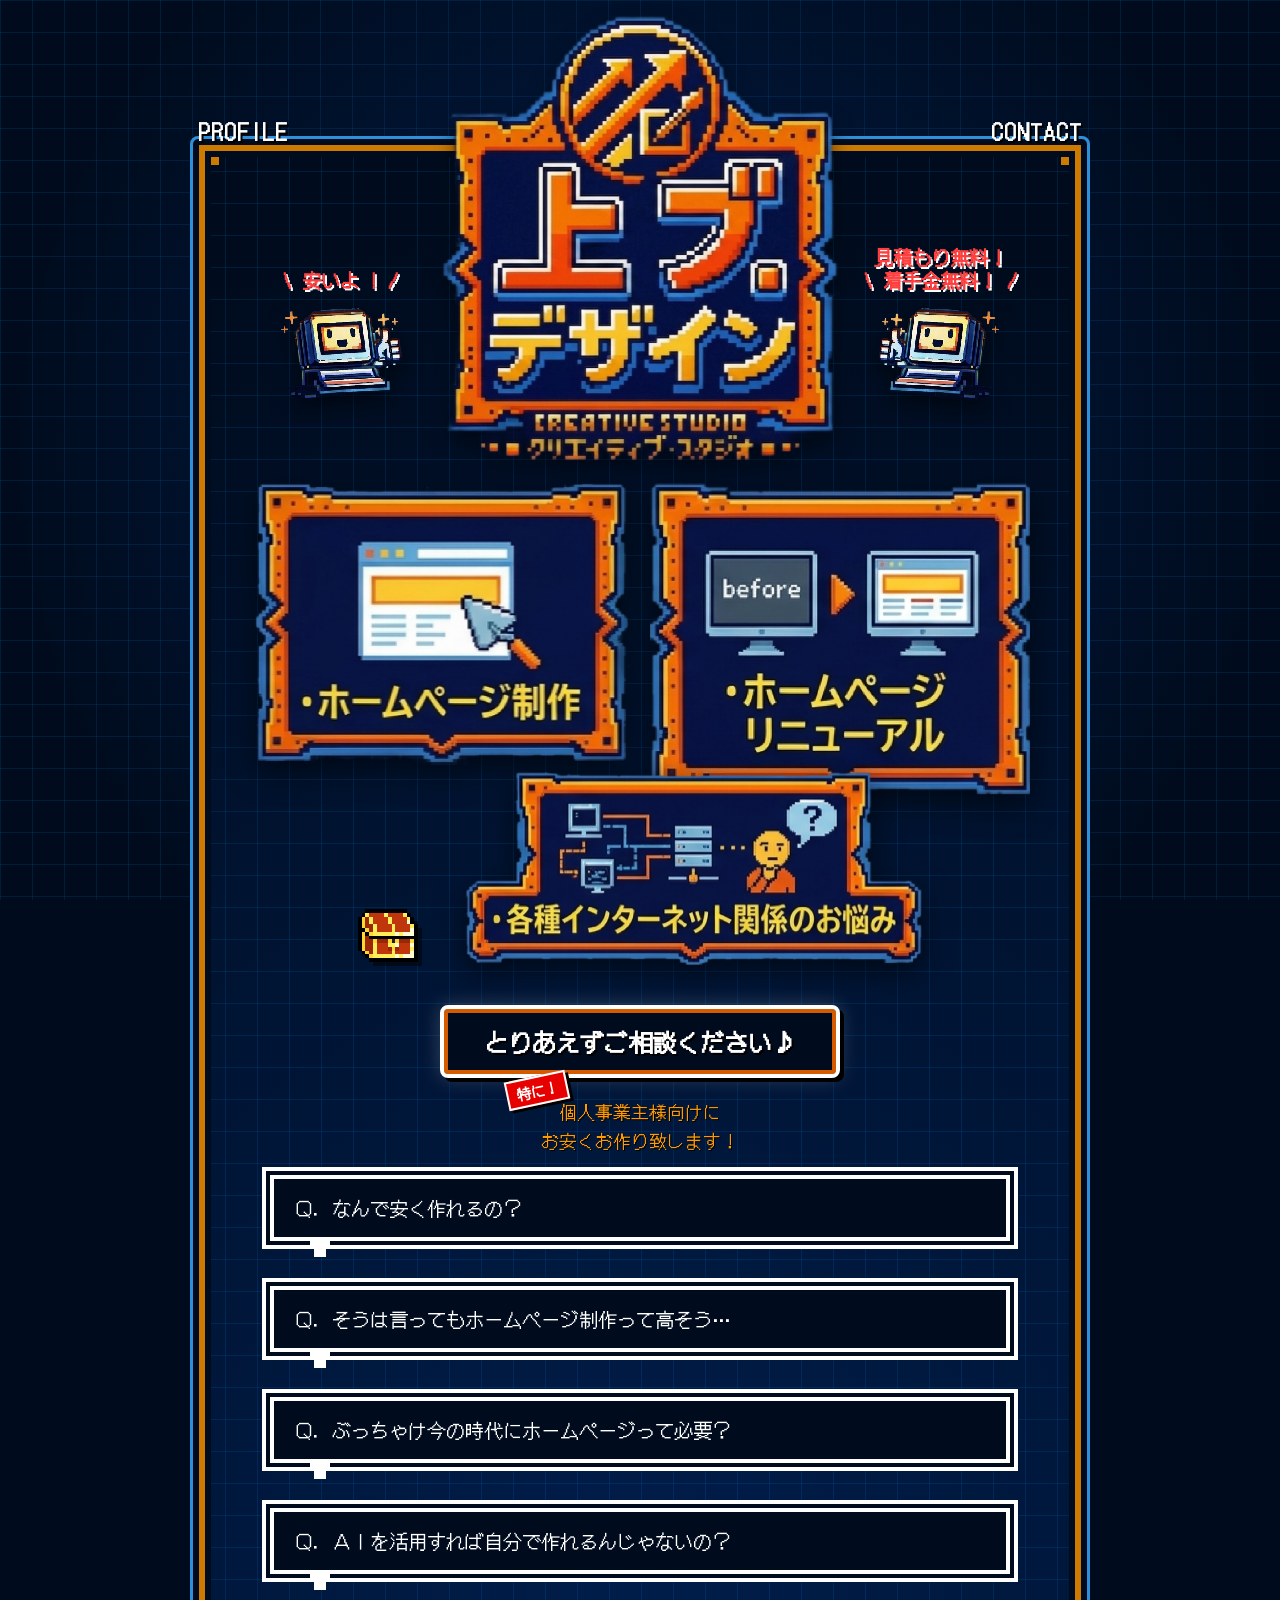
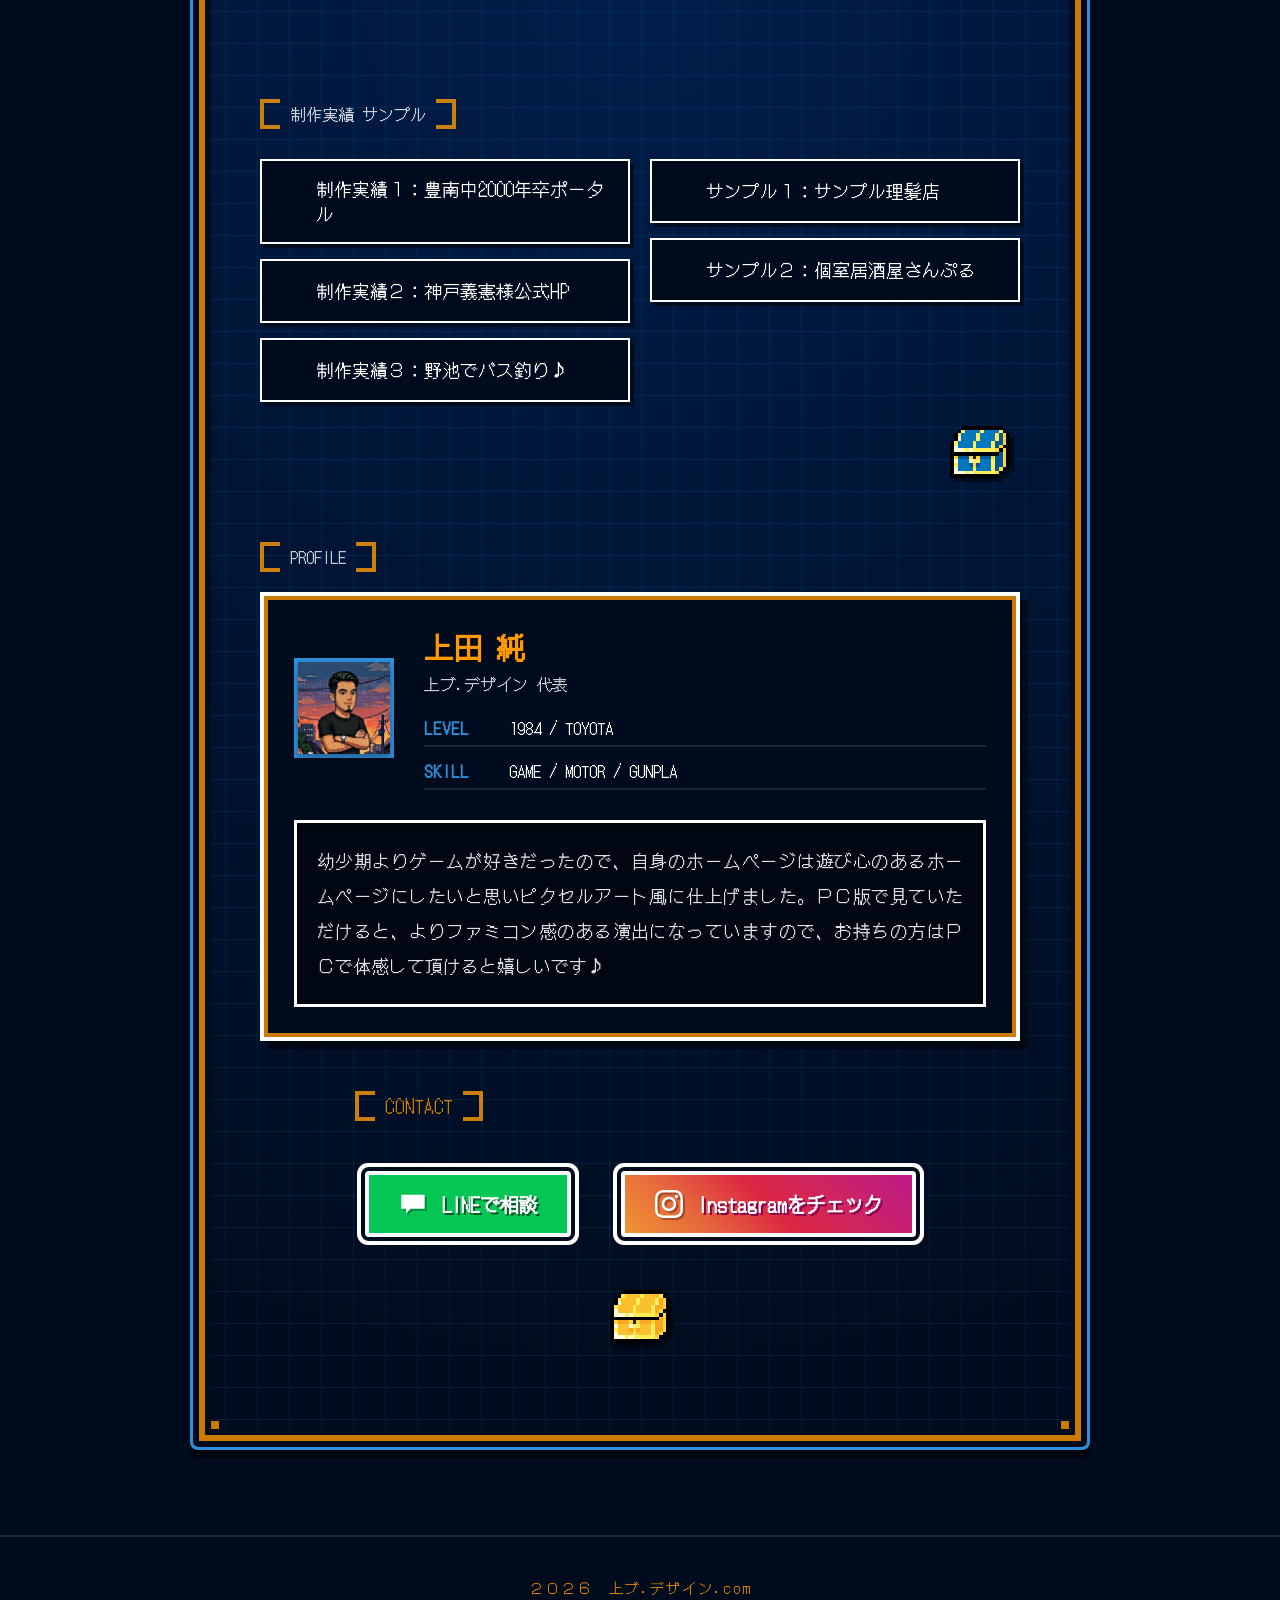
<file: index.html>
<!DOCTYPE html>
<html lang="ja">

<head>
    <meta charset="UTF-8">
    <meta name="viewport" content="width=device-width, initial-scale=1.0">
    <title>上ブ.デザイン | CREATIVE STUDIO</title>
    <meta name="description" content="遊び心のあるホームページ作りませんか♪愛知県豊田市でホームページ制作を手掛ける「上ブ.デザイン」の公式サイト！">

    <!-- Google Fonts: DotGothic16 for pixel look -->
    <link rel="preconnect" href="https://fonts.googleapis.com">
    <link rel="preconnect" href="https://fonts.gstatic.com" crossorigin>
    <link href="https://fonts.googleapis.com/css2?family=DotGothic16&display=swap" rel="stylesheet">

    <link rel="stylesheet" href="style.css">
</head>

<body class="pixel-theme">
    <div class="bg-lighting"></div>
    <div class="bg-grid-layer"></div>

    <main class="app-container">
        <div class="adventure-log-frame">
            <!-- Frame Navigation -->
            <nav class="frame-nav">
                <a href="#profile" class="nav-link">PROFILE</a>
                <a href="#contact" class="nav-link">CONTACT</a>
            </nav>

            <!-- Logo Area -->
            <div class="logo-area">
                <div class="logo-side-image left-img">
                    <div class="blinking-tag">\ 安いよ ! /</div>
                    <img src="assets/side_image_left.png" alt="Decoration Left">
                </div>
                <div class="logo-wrapper">
                    <div class="pixel-star star-1"></div>
                    <div class="pixel-star star-2"></div>
                    <div class="pixel-star star-3"></div>
                    <img src="assets/logo_new.png" alt="上ブ.デザイン CREATIVE STUDIO" class="main-logo">
                </div>
                <div class="logo-side-image right-img">
                    <div class="blinking-tag">見積もり無料！<br>\ 着手金無料！ /</div>
                    <img src="assets/side_image_right.png" alt="Decoration Right">
                </div>
            </div>

            <!-- Menu Layout -->
            <div class="menu-layout">
                <!-- Website Creation Section -->
                <a href="#portfolio" class="pixel-panel panel-left animation-float-delayed">
                    <img src="assets/panel_creation.png" alt="ホームページ制作" class="panel-image">
                </a>

                <!-- Website Renewal Section -->
                <a href="#renewal" class="pixel-panel panel-right animation-float">
                    <img src="assets/panel_renewal.png" alt="ホームページリニューアル" class="panel-image">
                </a>

                <!-- Consultation Section & Chest 1 -->
                <div class="panel-center-wrapper">
                    <div class="chest-wrapper face-right" style="margin-right: 30px;">
                        <div class="chest chest-1 img-chest" data-type="normal">
                            <img src="assets/treasure_red_gold.png" alt="宝箱" class="chest-img closed-img">
                            <img src="assets/treasure_red_gold_open.png" alt="開いた宝箱" class="chest-img open-img"
                                style="display: none;">
                        </div>
                    </div>
                    <a href="#consultation" class="pixel-panel panel-center animation-float-delayed2">
                        <img src="assets/panel_consultation.png" alt="各種インターネット関係のお悩み" class="panel-image">
                    </a>
                </div>
            </div>

            <!-- CTA Button -->
            <div class="cta-area">
                <a href="#contact" class="pixel-btn">とりあえずご相談ください♪</a>

                <!-- Emphasis Subtext Area -->
                <div class="cta-subtext-container">
                    <span class="emphasis-tag">特に！</span>
                    <p class="cta-subtext">個人事業主様向けに<br>お安くお作り致します！</p>
                </div>
            </div>

            <!-- Q&A Section (RPG Speech Bubble Style) -->
            <div class="qa-section">
                <div class="qa-item">
                    <div class="pixel-speech-bubble qa-question">
                        Ｑ．なんで安く作れるの？
                    </div>
                    <div class="qa-answer">
                        Ａ．理由はいくつかありますが、まず従業員を持たずひとりでやっているからです！通常ホームページの制作にはホームページ全体の雰囲気をお客様と話し合いどんなものにするかを決めていくＷＥＢディレクター、ホームページの様々なデザインを描くＷＥＢデザイナー、掲載写真を撮影する撮影スタッフ、それらをプログラミング言語（コード）に置き換えて実装していくコーダーなどなど沢山の人で分業しているのですが、当社ではそれをひとりでやっています。
                        <br>
                        なので、大手制作会社様よりはお時間を頂く事になる可能性もありますのでそういった所もお安くできる理由です。
                        <br>
                        現在ホームページをお持ちの方でも維持費が高くてお悩みの方はぜひご相談ください！
                    </div>
                </div>

                <div class="qa-item">
                    <div class="pixel-speech-bubble qa-question">
                        Ｑ．そうは言ってもホームページ制作って高そう…
                    </div>
                    <div class="qa-answer">
                        Ａ．作る内容によって相場はピンキリですが当社は見積無料！着手金無料！
                        <br><br>
                        簡単な案内と問い合わせのリンクを載せるだけのいわゆるＬＰ（ランディングページ）の制作で一般的に制作費５～１０万円、それに加えて維持管理費が月額５千～１万円。中には買い切りで制作している所もあります。
                        <br>
                        お知らせや更新機能が備わっていたりエフェクトを活用した高機能なホームページになると制作費数十万～数百万円、維持管理費が月額数万円という事もあります。
                        <br><br>
                        当社では個人事業主の皆様の様々なニーズに合わせて月額２２００円からの格安料金であったり、買い切りプランでの制作も承っております！
                    </div>
                </div>

                <div class="qa-item">
                    <div class="pixel-speech-bubble qa-question">
                        Ｑ．ぶっちゃけ今の時代にホームページって必要？
                    </div>
                    <div class="qa-answer">
                        Ａ．固定の店舗は絶対あった方が良い！<br><br>業種によってはＳＮＳの方が向いている場合もありますが「本質的にやる事が決まっている業種」や「お客様に関わるので撮影が難しい業種」の場合ＳＮＳに頻繁にアップする事が出来ないため、更新の少ない寂しいＳＮＳとなってしまい逆効果になることも・・・
                        <br><br>
                        そんな場合には、ちゃんとしたホームページを掲げておくとユーザーに伝わりやすいので大いに「必要」と言えます。なにより現代における名刺代わりだと思って頂けるとわかりやすいと思います。
                    </div>
                </div>

                <div class="qa-item">
                    <div class="pixel-speech-bubble qa-question">
                        Ｑ．ＡＩを活用すれば自分で作れるんじゃないの？
                    </div>
                    <div class="qa-answer">
                        Ａ．はい。作れます！当社もＡＩをうまく活用して運営してます！
                        <br><br>
                        しかし…いざ作って実装しＷＥＢに上げるとなると、商用利用の場合は月額で「レンタルサーバー費用」や年額で「ドメインの取得費用」などが掛かってきます。なので誰かに頼んでも、自分で作っても「費用は掛かる」という事は知っておいて頂きたいです。
                        <br><br>
                        ちなみに、経費を抑えたい方は完全無料で使える「ホームページビルダー」というものを利用して自分で制作することができますので、一度チャレンジしてみるのもいいかもしれませんね！
                        <br><br>
                        当社では、ホームページビルダーで作ったものをベースにしたリニューアルも承っておりますのでお気軽にご相談ください♪
                    </div>
                </div>
            </div>

            <!-- Portfolio Section -->
            <section class="portfolio-section" id="portfolio" style="position: relative;">
                <div class="bracket-text section-title">
                    <span class="bracket"></span>
                    <p>制作実績 サンプル</p>
                    <span class="bracket"></span>
                </div>
                <div class="portfolio-list">
                    <div class="portfolio-column">
                        <div class="portfolio-card">
                            <div class="portfolio-card-header">
                                <span class="card-arrow">▶</span>
                                <span class="card-title">制作実績１：豊南中2000年卒ポータル</span>
                            </div>
                            <div class="portfolio-card-body">
                                <div class="portfolio-card-desc">
                                    「自営の友人や先生をやっている友人の為に何かできる事ないかなぁ」と思い制作しました。サイトの構成としては、データベースを立てて読み込んでいるため最初に数秒の読み込み時間が発生しますが、その後はスムーズに利用できる上にスマホでの更新も可能。
                                </div>
                                <div class="portfolio-card-link">
                                    <a href="https://hounan2000.ueb-design.com/" target="_blank"
                                        class="pixel-btn-small">サイトを見る</a>
                                </div>
                            </div>
                        </div>
                        <div class="portfolio-card">
                            <div class="portfolio-card-header">
                                <span class="card-arrow">▶</span>
                                <span class="card-title">制作実績２：神戸義憲様公式HP</span>
                            </div>
                            <div class="portfolio-card-body">
                                <div class="portfolio-card-desc">
                                    我が先生「神戸義憲様」のオフィシャルサイトを制作しました。先生の魅力が伝わるように落ち着きのあるデザインにしました。尚、使われている写真素材はすべて当方で撮影したものです。
                                </div>
                                <div class="portfolio-card-link">
                                    <a href="https://yoshinorikanbe.ueb-design.com/" target="_blank"
                                        class="pixel-btn-small">サイトを見る</a>
                                </div>
                            </div>
                        </div>
                        <div class="portfolio-card">
                            <div class="portfolio-card-header">
                                <span class="card-arrow">▶</span>
                                <span class="card-title">制作実績３：野池でバス釣り♪</span>
                            </div>
                            <div class="portfolio-card-body">
                                <div class="portfolio-card-desc">
                                    なぜ作ったかわからないゲームです。最初にできた時には画面真っ黒で何がなんやらわからないものでしたが、それらしく釣りのゲームになってきました。暇になるとアップデートします。
                                </div>
                                <div class="portfolio-card-link">
                                    <a href="https://noikedebass.ueb-design.com/" target="_blank"
                                        class="pixel-btn-small">サイトを見る</a>
                                </div>
                            </div>
                        </div>
                    </div>
                    <div class="portfolio-column">
                        <div class="portfolio-card">
                            <div class="portfolio-card-header">
                                <span class="card-arrow">▶</span>
                                <span class="card-title">サンプル１：サンプル理髪店</span>
                            </div>
                            <div class="portfolio-card-body">
                                <div class="portfolio-card-desc">
                                    サンプルすぎる理髪店です。画像はAIで出力してもらってますが、実際に作る際は写真素材を頂くか私が撮影に伺わせていただきますのでご安心ください。</div>
                                <div class="portfolio-card-link">
                                    <a href="sample-barber.html" target="_blank" class="pixel-btn-small">サイトを見る</a>
                                </div>
                            </div>
                        </div>
                        <div class="portfolio-card">
                            <div class="portfolio-card-header">
                                <span class="card-arrow">▶</span>
                                <span class="card-title">サンプル２：個室居酒屋さんぷる</span>
                            </div>
                            <div class="portfolio-card-body">
                                <div class="portfolio-card-desc">
                                    サンプルすぎる個室居酒屋です。こちらも画像はAIで出力してもらってますが、実際に作る際は写真素材を頂くか私が撮影に伺わせていただきますのでご安心ください。</div>
                                <div class="portfolio-card-link">
                                    <a href="sample-izakaya.html" target="_blank" class="pixel-btn-small">サイトを見る</a>
                                </div>
                            </div>
                        </div>
                    </div>
                </div>

                <!-- Chest 2 (Sturdy) -->
                <div class="chest-wrapper chest-portfolio">
                    <div class="chest chest-2 img-chest" data-type="sturdy" data-clicks="0">
                        <img src="assets/treasure_blue_gold.png" alt="宝箱" class="chest-img closed-img">
                        <img src="assets/treasure_blue_gold_open.png" alt="開いた宝箱" class="chest-img open-img"
                            style="display: none;">
                    </div>
                </div>
            </section>
            <!-- Profile Section -->
            <section class="profile-section" id="profile">
                <div class="bracket-text section-title">
                    <span class="bracket"></span>
                    <p>PROFILE</p>
                    <span class="bracket"></span>
                </div>

                <div class="profile-card">
                    <div class="profile-header">
                        <div class="profile-avatar">
                            <img src="assets/profile_avatar.png" alt="上田 純" class="profile-logo">
                        </div>
                        <div class="profile-status">
                            <h3 class="representative-name">上田 純</h3>
                            <p class="representative-role">上ブ.デザイン 代表</p>
                            <div class="status-stats">
                                <div class="stat-item">
                                    <span class="stat-label">LEVEL</span>
                                    <span class="stat-value">1984 / TOYOTA</span>
                                </div>
                                <div class="stat-item">
                                    <span class="stat-label">SKILL</span>
                                    <span class="stat-value">GAME / MOTOR / GUNPLA</span>
                                </div>
                            </div>
                        </div>
                    </div>
                    <div class="profile-message-box">
                        <p class="profile-message">
                            幼少期よりゲームが好きだったので、自身のホームページは遊び心のあるホームページにしたいと思いピクセルアート風に仕上げました。ＰＣ版で見ていただけると、よりファミコン感のある演出になっていますので、お持ちの方はＰＣで体感して頂けると嬉しいです♪
                        </p>
                    </div>
                </div>
            </section>

            <!-- Contact Area -->
            <div class="bottom-content" id="contact">
                <div class="bracket-text section-title">
                    <span class="bracket"></span>
                    <p>CONTACT</p>
                    <span class="bracket"></span>
                </div>

                <div class="contact-links">
                    <a href="https://line.me/ti/p/V_PUA9-qtf" target="_blank" class="sns-btn line-btn">
                        <span class="sns-icon">
                            <svg viewBox="0 0 24 24" xmlns="http://www.w3.org/2000/svg">
                                <path d="M2 4v12h4v4l4-4h12V4H2z" />
                            </svg>
                        </span>
                        <span class="sns-label">LINEで相談</span>
                    </a>
                    <a href="https://www.instagram.com/ueb.design?igsh=MXV5MHV0bWJodm5mOQ%3D%3D&utm_source=qr"
                        target="_blank" class="sns-btn insta-btn">
                        <span class="sns-icon">
                            <svg viewBox="0 0 24 24" xmlns="http://www.w3.org/2000/svg">
                                <path
                                    d="M12 2.163c3.204 0 3.584.012 4.85.07 1.366.062 2.633.334 3.608 1.31.976.975 1.247 2.242 1.31 3.608.058 1.266.07 1.646.07 4.85s-.012 3.584-.07 4.85c-.063 1.366-.334 2.633-1.31 3.608-.975.976-2.242 1.247-3.608 1.31-1.266.058-1.646.07-4.85.07s-3.584-.012-4.85-.07c-1.366-.063-2.633-.334-3.608-1.31-.976-.975-1.247-2.242-1.31-3.608-.058-1.266-.07-1.646-.07-4.85s.012-3.584.07-4.85c.062-1.366.334-2.633 1.31-3.608.975-.976 2.242-1.247 3.608-1.31 1.266-.058 1.646-.07 4.85-.07zm0-2.163c-3.259 0-3.667.014-4.947.072-4.358.2-6.78 2.618-6.98 6.98-.059 1.281-.073 1.689-.073 4.948s.014 3.667.072 4.947c.2 4.358 2.618 6.78 6.98 6.98 1.281.058 1.689.072 4.948.072s3.667-.014 4.947-.072c4.354-.2 6.782-2.618 6.979-6.98.059-1.28.073-1.689.073-4.948s-.014-3.667-.072-4.947c-.196-4.354-2.617-6.78-6.979-6.98-1.281-.059-1.69-.073-4.948-.073zm0 5.838c-3.403 0-6.162 2.759-6.162 6.162s2.759 6.163 6.162 6.163 6.162-2.759 6.162-6.163c0-3.403-2.759-6.162-6.162-6.162zm0 10.162c-2.209 0-4-1.79-4-4 0-2.209 1.791-4 4-4s4 1.791 4 4c0 2.21-1.791 4-4 4zm6.406-11.845c-.796 0-1.441.645-1.441 1.44s.645 1.44 1.441 1.44c.795 0 1.439-.645 1.439-1.44s-.644-1.44-1.439-1.44z" />
                            </svg>
                        </span>
                        <span class="sns-label">Instagramをチェック</span>
                    </a>
                </div>
            </div>

            <!-- Treasure Area (Easter Egg) -->
            <div class="treasure-area">
                <div class="chest-container">
                    <div class="chest chest-3 img-chest" data-type="mimic" data-clicks="0">
                        <img src="assets/treasure_gold.png" alt="宝箱" class="chest-img closed-img">
                        <img src="assets/character_monster_mimic_red.png" alt="ミミック" class="chest-img open-img"
                            style="display: none;">
                        <img src="assets/character_monster_mimic_red - 2.png" alt="ミミック攻撃" class="chest-img blink-img"
                            style="display: none;">
                        <img src="assets/character_monster_mimic_red - 1.png" alt="倒れたミミック"
                            class="chest-img defeated-img" style="display: none;">
                    </div>
                </div>
            </div>

        </div>
    </main>

    <!-- Footer -->
    <footer class="pixel-footer">
        <p>２０２６　上ブ.デザイン.com</p>
    </footer>

    <!-- Pixel RPG Message Box (Moved to bottom level for correct absolute positioning) -->
    <div class="treasure-message-box" id="treasureMessage" style="display: none;">
        <p class="treasure-text"></p>
    </div>

    <!-- Back to Top Button -->
    <a href="#" class="back-to-top" id="backToTopBtn">
        <img src="assets/logo.png" alt="TOPへ戻る">
    </a>

    <script src="script.js"></script>
</body>

</html>
</file>
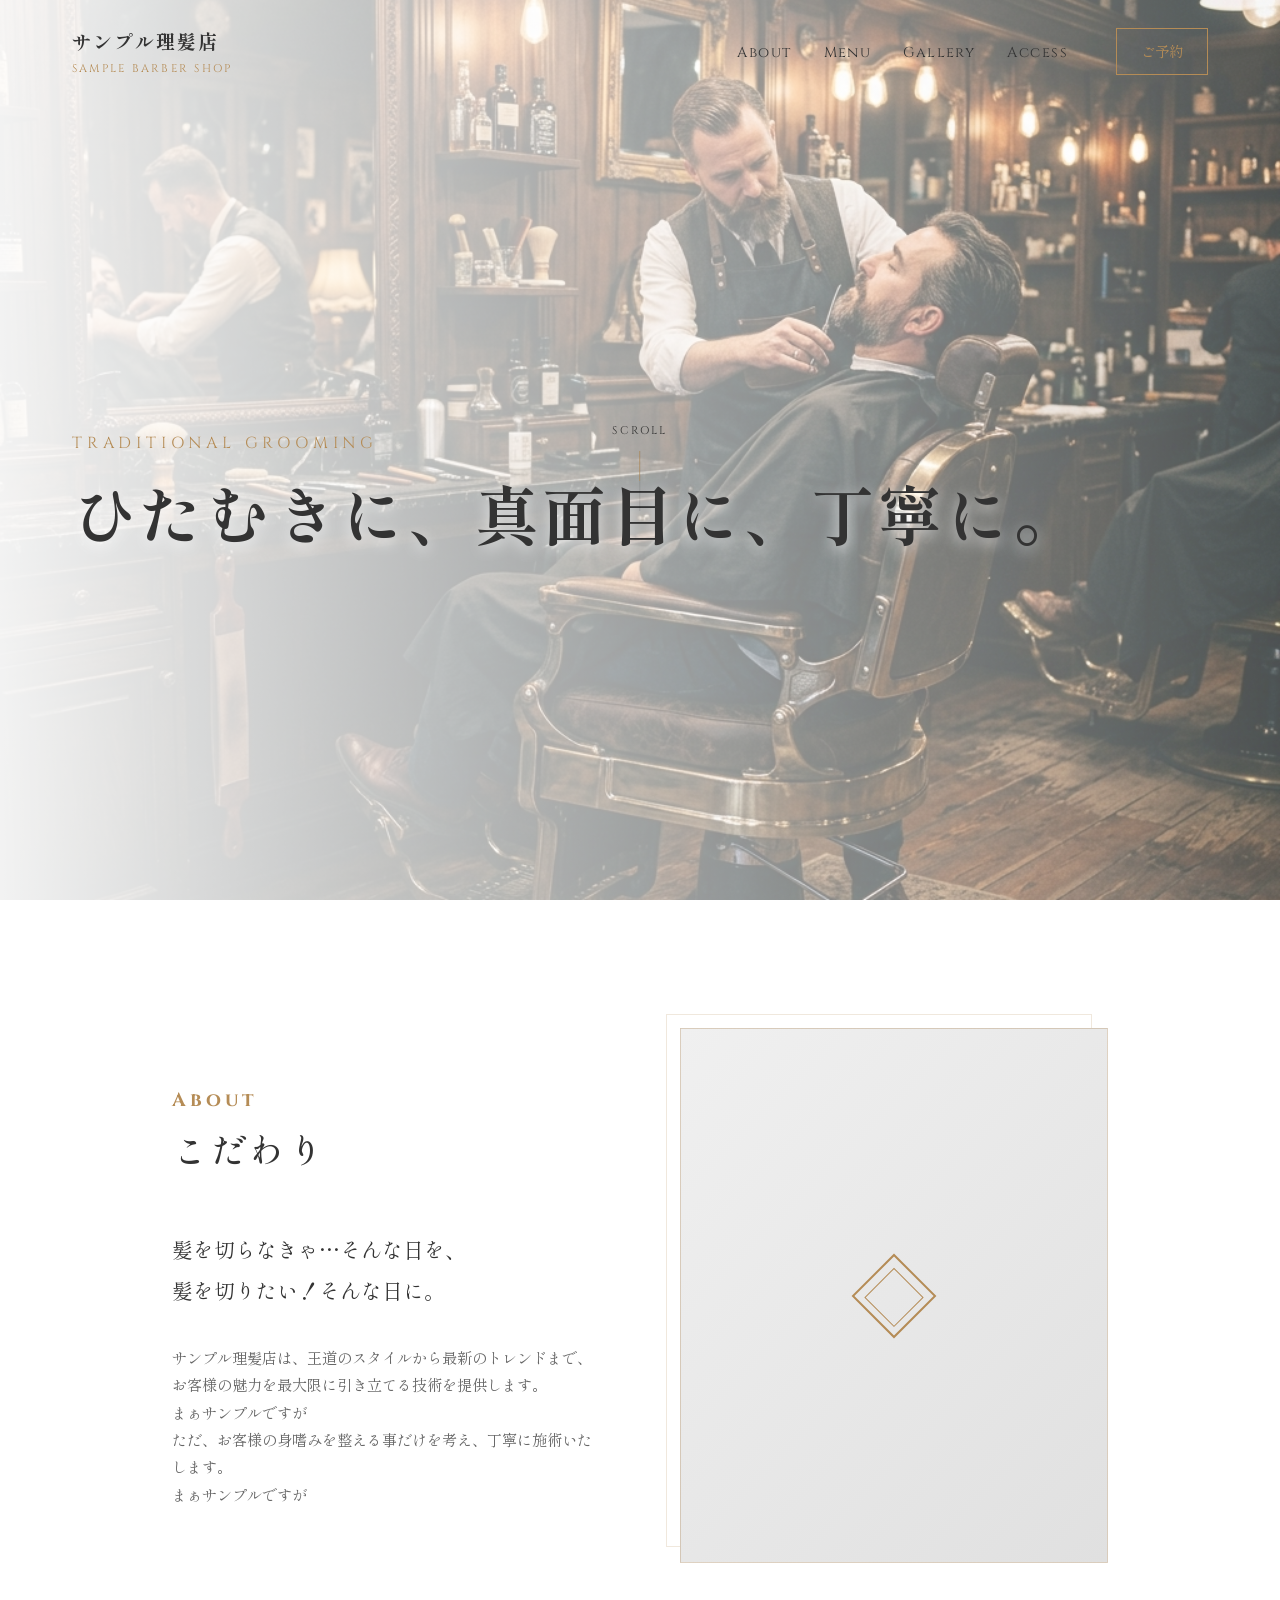
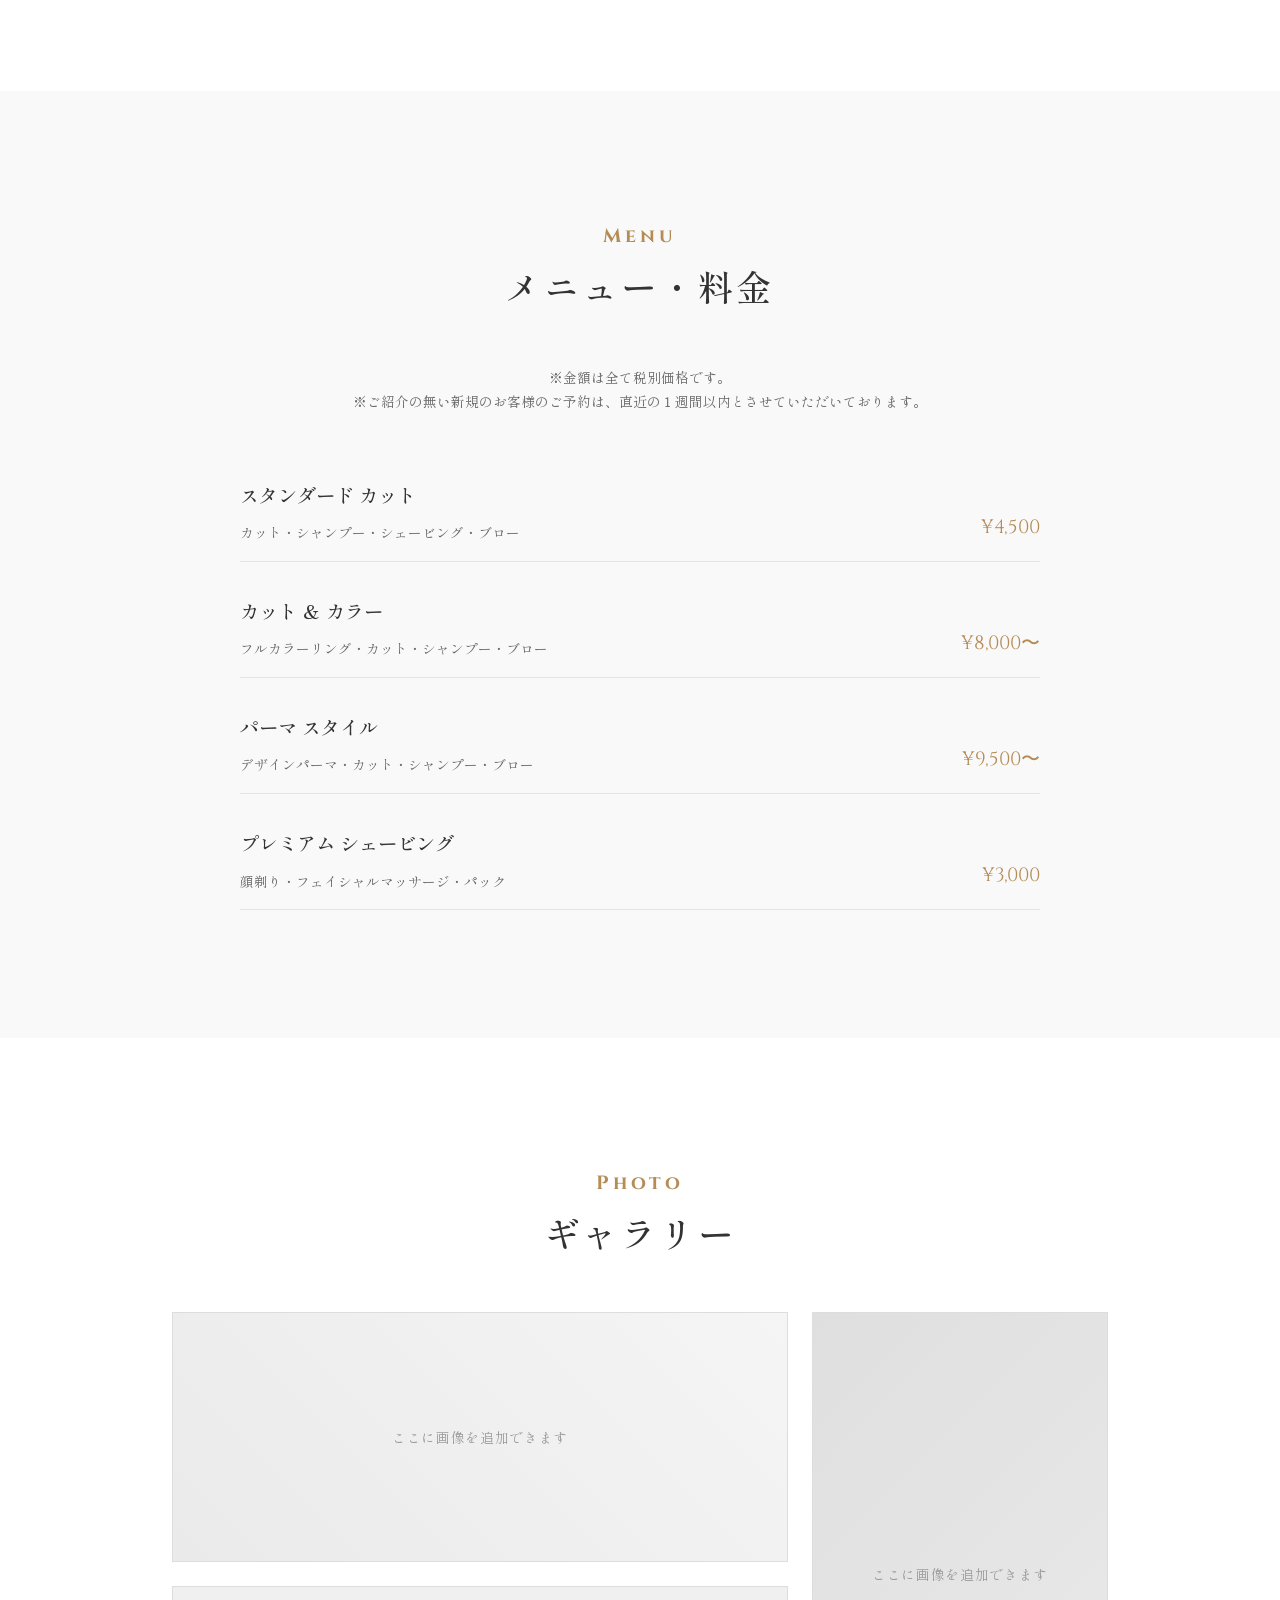
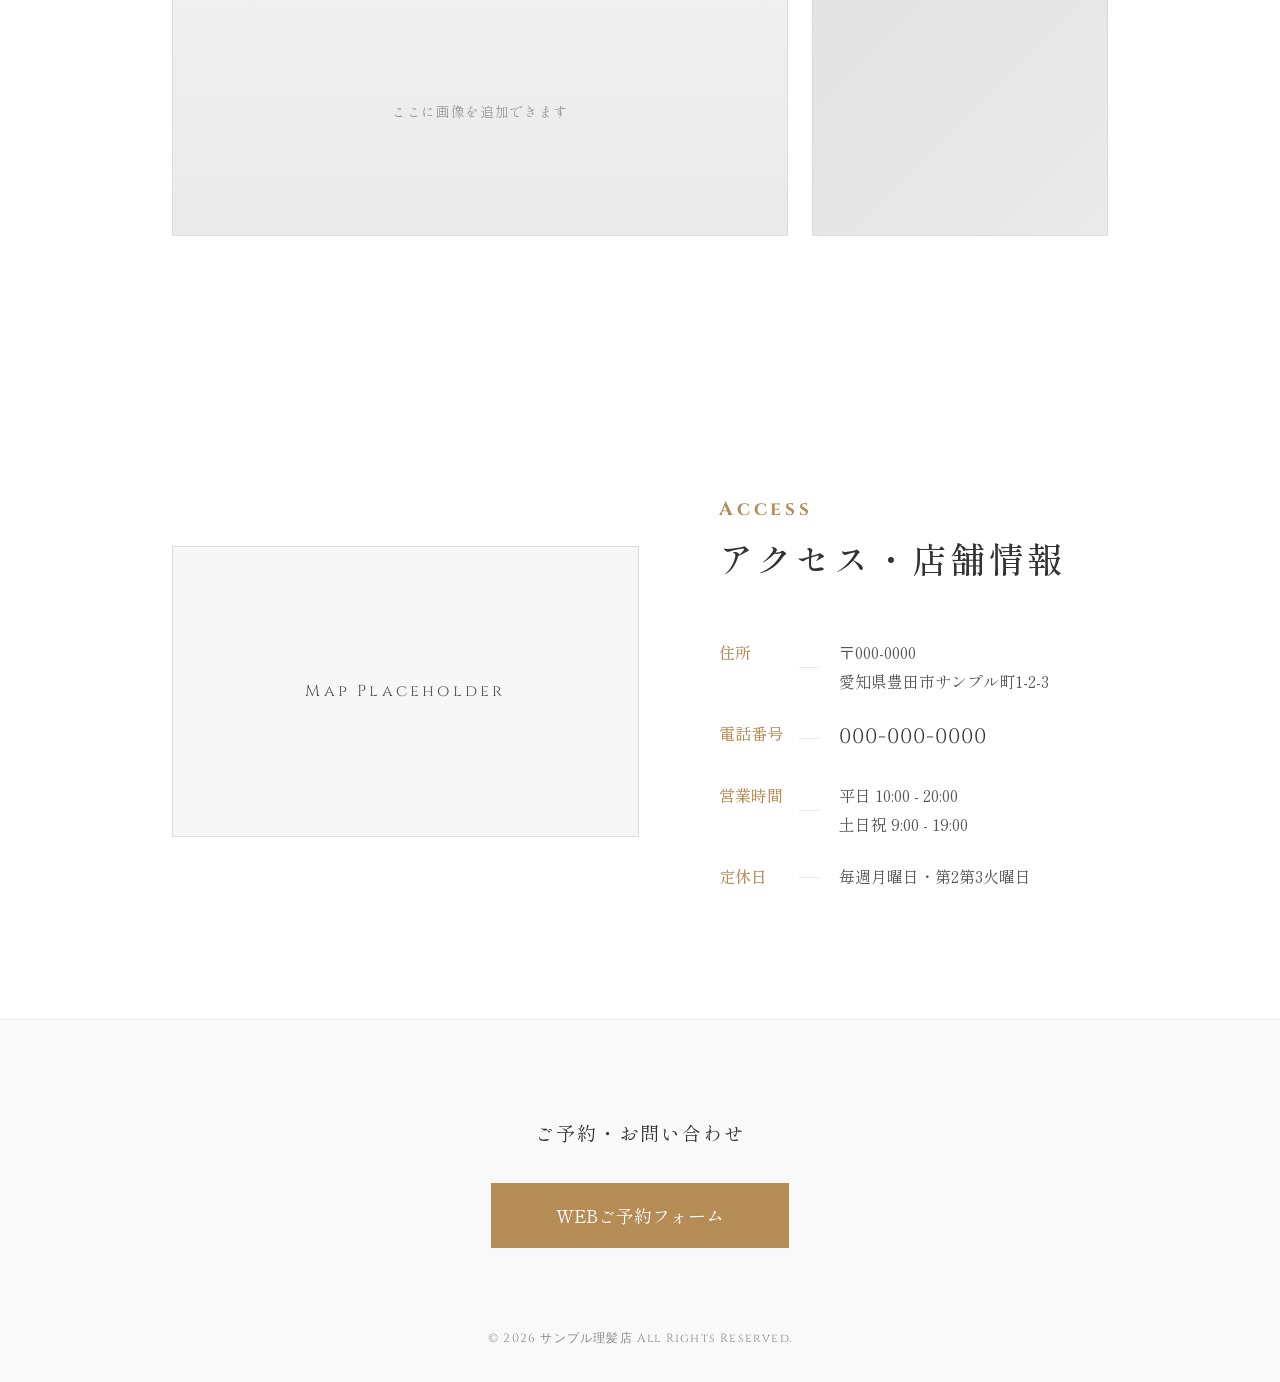
<file: sample-barber.html>
<!DOCTYPE html>
<html lang="ja">
<head>
    <meta charset="UTF-8">
    <meta name="viewport" content="width=device-width, initial-scale=1.0">
    <title>サンプル理髪店 | Sample Barber Shop</title>
    <meta name="description" content="サンプル理髪店のレイアウトサンプルです。">
    
    <!-- Google Fonts -->
    <link rel="preconnect" href="https://fonts.googleapis.com">
    <link rel="preconnect" href="https://fonts.gstatic.com" crossorigin>
    <link href="https://fonts.googleapis.com/css2?family=Cinzel:wght@400;600&family=Shippori+Mincho:wght@400;500;700&display=swap" rel="stylesheet">
    
    <link rel="stylesheet" href="sample-barber.css">
</head>
<body>
    <!-- ヘッダー -->
    <header class="header">
        <div class="header-inner">
            <a href="#" class="logo">
                <span class="logo-jp">サンプル理髪店</span>
                <span class="logo-en">SAMPLE BARBER SHOP</span>
            </a>
            <nav class="nav">
                <ul>
                    <li><a href="#about">About</a></li>
                    <li><a href="#menu">Menu</a></li>
                    <li><a href="#gallery">Gallery</a></li>
                    <li><a href="#access">Access</a></li>
                </ul>
                <a href="#contact" class="btn-reserve">ご予約</a>
            </nav>
            <div class="hamburger">
                <span></span>
                <span></span>
                <span></span>
            </div>
        </div>
    </header>

    <!-- ヒーローセクション -->
    <section class="hero" id="home">
        <div class="hero-bg">
            <img src="assets/barber-hero.png" alt="クラシックな理髪店の内装">
            <div class="hero-overlay"></div>
        </div>
        <div class="hero-content">
            <p class="hero-subtitle parallax-text">TRADITIONAL GROOMING</p>
            <h2 class="hero-title parallax-text">ひたむきに、真面目に、丁寧に。</h2>
            <div class="scroll-indicator">
                <span>SCROLL</span>
                <div class="line"></div>
            </div>
        </div>
    </section>

    <!-- Aboutセクション -->
    <section class="section about" id="about">
        <div class="container layout-flex">
            <div class="about-text fade-element">
                <h3 class="section-title">
                    <span class="en">About</span>
                    <span class="jp">こだわり</span>
                </h3>
                <p class="lead">髪を切らなきゃ…そんな日を、<br>髪を切りたい！そんな日に。</p>
                <p class="desc">
                    サンプル理髪店は、王道のスタイルから最新のトレンドまで、お客様の魅力を最大限に引き立てる技術を提供します。<br>
                    まぁサンプルですが<br>
                    ただ、お客様の身嗜みを整える事だけを考え、丁寧に施術いたします。<br>まぁサンプルですが
                </p>
            </div>
            <div class="about-visual fade-element delayed">
                <div class="visual-placeholder">
                    <!-- CSSでクラシックな模様や色付けを設定 -->
                    <div class="ornament"></div>
                </div>
            </div>
        </div>
    </section>

    <!-- Menuセクション -->
    <section class="section menu" id="menu">
        <div class="container">
            <div class="fade-element">
                <h3 class="section-title center">
                    <span class="en">Menu</span>
                    <span class="jp">メニュー・料金</span>
                </h3>
                <p class="menu-note">※金額は全て税別価格です。<br>※ご紹介の無い新規のお客様のご予約は、直近の１週間以内とさせていただいております。</p>
            </div>
            
            <div class="menu-list fade-element">
                <div class="menu-item">
                    <div class="menu-item-info">
                        <h4 class="menu-name">スタンダード カット</h4>
                        <p class="menu-detail">カット・シャンプー・シェービング・ブロー</p>
                    </div>
                    <div class="menu-price">¥4,500</div>
                </div>
                <div class="menu-item">
                    <div class="menu-item-info">
                        <h4 class="menu-name">カット ＆ カラー</h4>
                        <p class="menu-detail">フルカラーリング・カット・シャンプー・ブロー</p>
                    </div>
                    <div class="menu-price">¥8,000〜</div>
                </div>
                <div class="menu-item">
                    <div class="menu-item-info">
                        <h4 class="menu-name">パーマ スタイル</h4>
                        <p class="menu-detail">デザインパーマ・カット・シャンプー・ブロー</p>
                    </div>
                    <div class="menu-price">¥9,500〜</div>
                </div>
                 <div class="menu-item">
                    <div class="menu-item-info">
                        <h4 class="menu-name">プレミアム シェービング</h4>
                        <p class="menu-detail">顔剃り・フェイシャルマッサージ・パック</p>
                    </div>
                    <div class="menu-price">¥3,000</div>
                </div>
            </div>
        </div>
    </section>

    <!-- ギャラリー（Photo）セクション -->
    <section class="section gallery" id="gallery">
        <div class="container">
            <div class="fade-element">
                <h3 class="section-title center">
                    <span class="en">Photo</span>
                    <span class="jp">ギャラリー</span>
                </h3>
            </div>
            <div class="gallery-grid fade-element delayed">
                <div class="gallery-item item-1">
                    <span class="placeholder-text">ここに画像を追加できます</span>
                </div>
                <div class="gallery-item item-2">
                    <span class="placeholder-text">ここに画像を追加できます</span>
                </div>
                <div class="gallery-item item-3">
                    <span class="placeholder-text">ここに画像を追加できます</span>
                </div>
            </div>
        </div>
    </section>

    <!-- Access & Footer -->
    <section class="section access" id="access">
        <div class="container layout-flex reverse">
            <div class="access-info fade-element">
                <h3 class="section-title">
                    <span class="en">Access</span>
                    <span class="jp">アクセス・店舗情報</span>
                </h3>
                <dl class="info-list">
                    <dt>住所</dt>
                    <dd>〒000-0000<br>愛知県豊田市サンプル町1-2-3</dd>
                    <dt>電話番号</dt>
                    <dd><a href="tel:0000000000" class="tel-link">000-000-0000</a></dd>
                    <dt>営業時間</dt>
                    <dd>平日 10:00 - 20:00<br>土日祝 9:00 - 19:00</dd>
                    <dt>定休日</dt>
                    <dd>毎週月曜日・第2第3火曜日</dd>
                </dl>
            </div>
            <div class="access-map fade-element delayed">
                <!-- マッププレースホルダー -->
                <div class="map-placeholder">
                    <p>Map Placeholder</p>
                </div>
            </div>
        </div>
    </section>

    <footer class="footer" id="contact">
        <div class="footer-contact">
            <p>ご予約・お問い合わせ</p>
            <a href="#" class="btn-reserve large">WEBご予約フォーム</a>
        </div>
        <div class="footer-bottom">
            <p>&copy; 2026 サンプル理髪店 All Rights Reserved.</p>
        </div>
    </footer>

    <!-- スクロールアニメーション用の簡単なJS -->
    <script>
        document.addEventListener("DOMContentLoaded", () => {
            const fadeElements = document.querySelectorAll('.fade-element');
            const parallaxTexts = document.querySelectorAll('.parallax-text');
            const header = document.querySelector('.header');

            const onScroll = () => {
                const scrollY = window.scrollY;
                
                // ヘッダー背景をスクロールで変更
                if (scrollY > 50) {
                    header.classList.add('scrolled');
                } else {
                    header.classList.remove('scrolled');
                }

                // ヒーローテキストのパララックス
                parallaxTexts.forEach(el => {
                    el.style.transform = `translateY(${scrollY * 0.4}px)`;
                    el.style.opacity = 1 - (scrollY / 400);
                });

                // フェードインアニメーション
                fadeElements.forEach(el => {
                    const rect = el.getBoundingClientRect();
                    if (rect.top < window.innerHeight * 0.8) {
                        el.classList.add('visible');
                    }
                });
            };

            window.addEventListener('scroll', onScroll);
            onScroll(); // 初期チェック
        });
    </script>
</body>
</html>
</file>
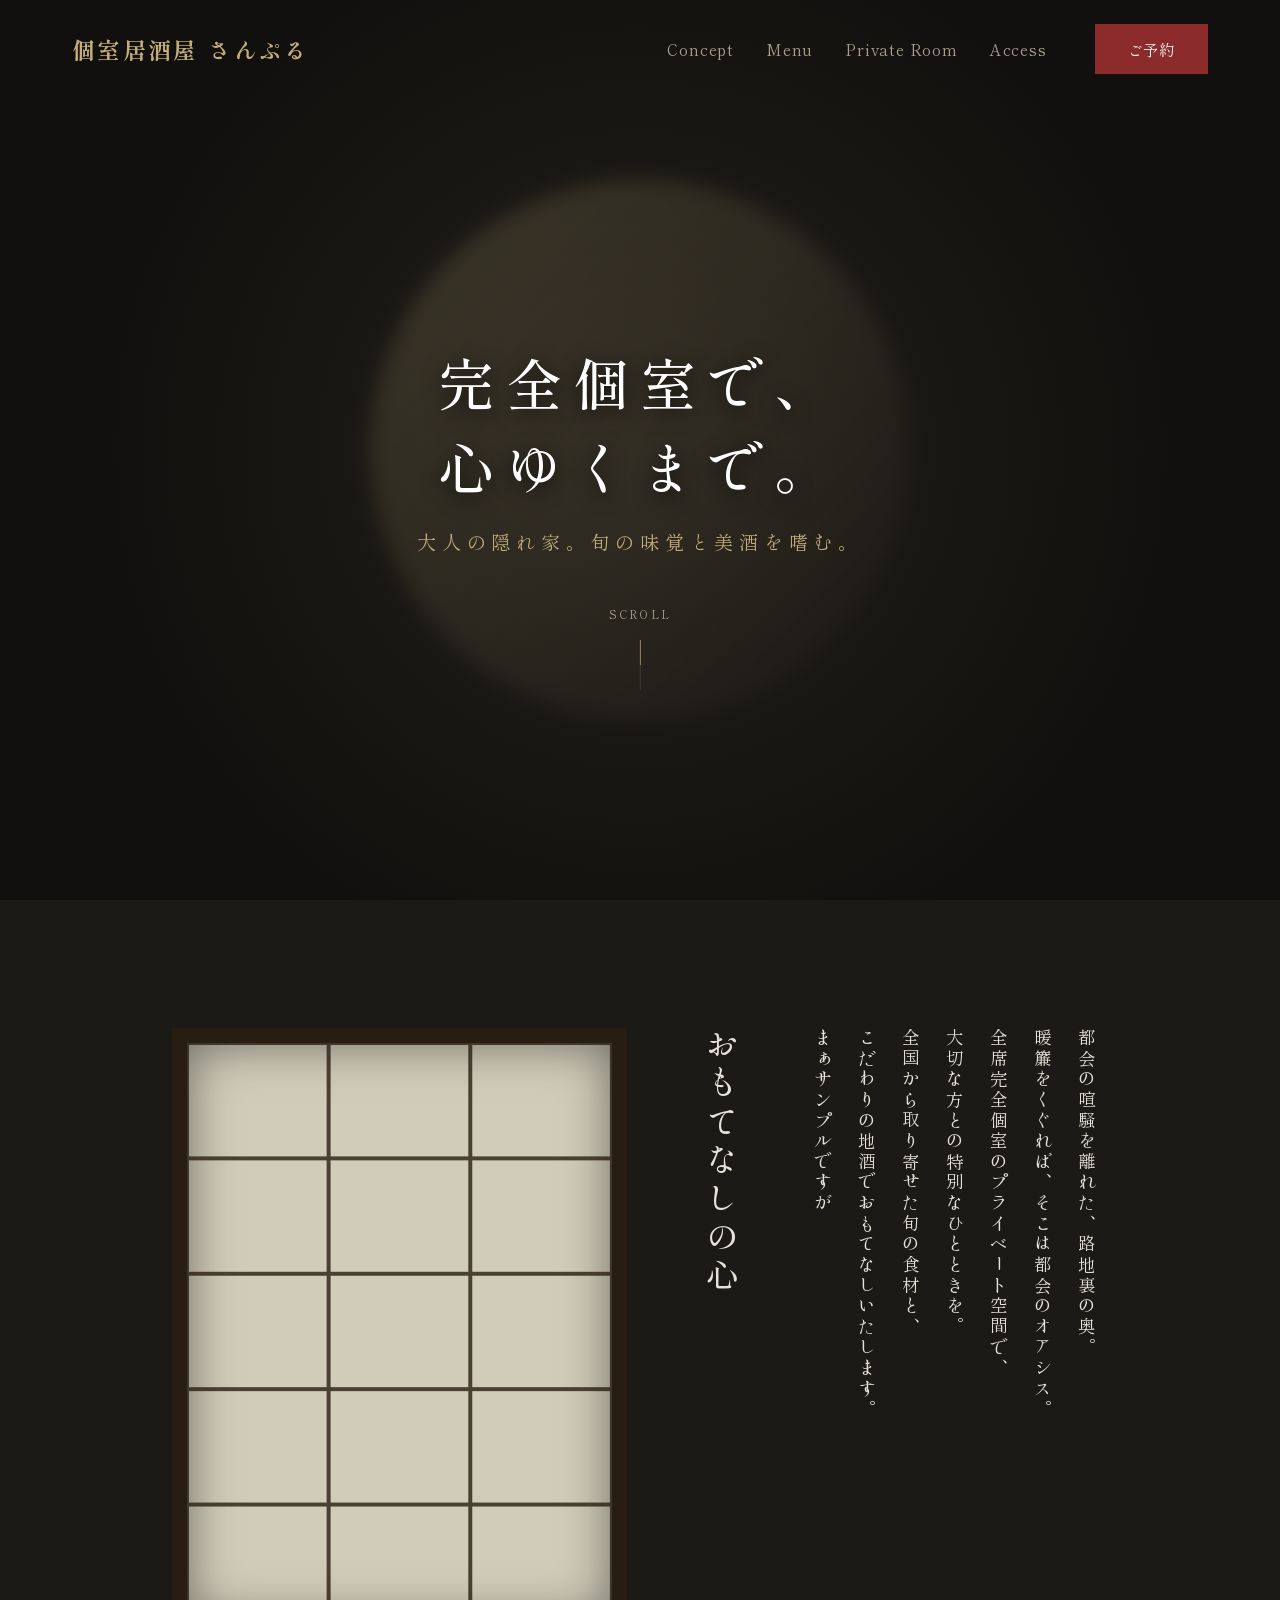
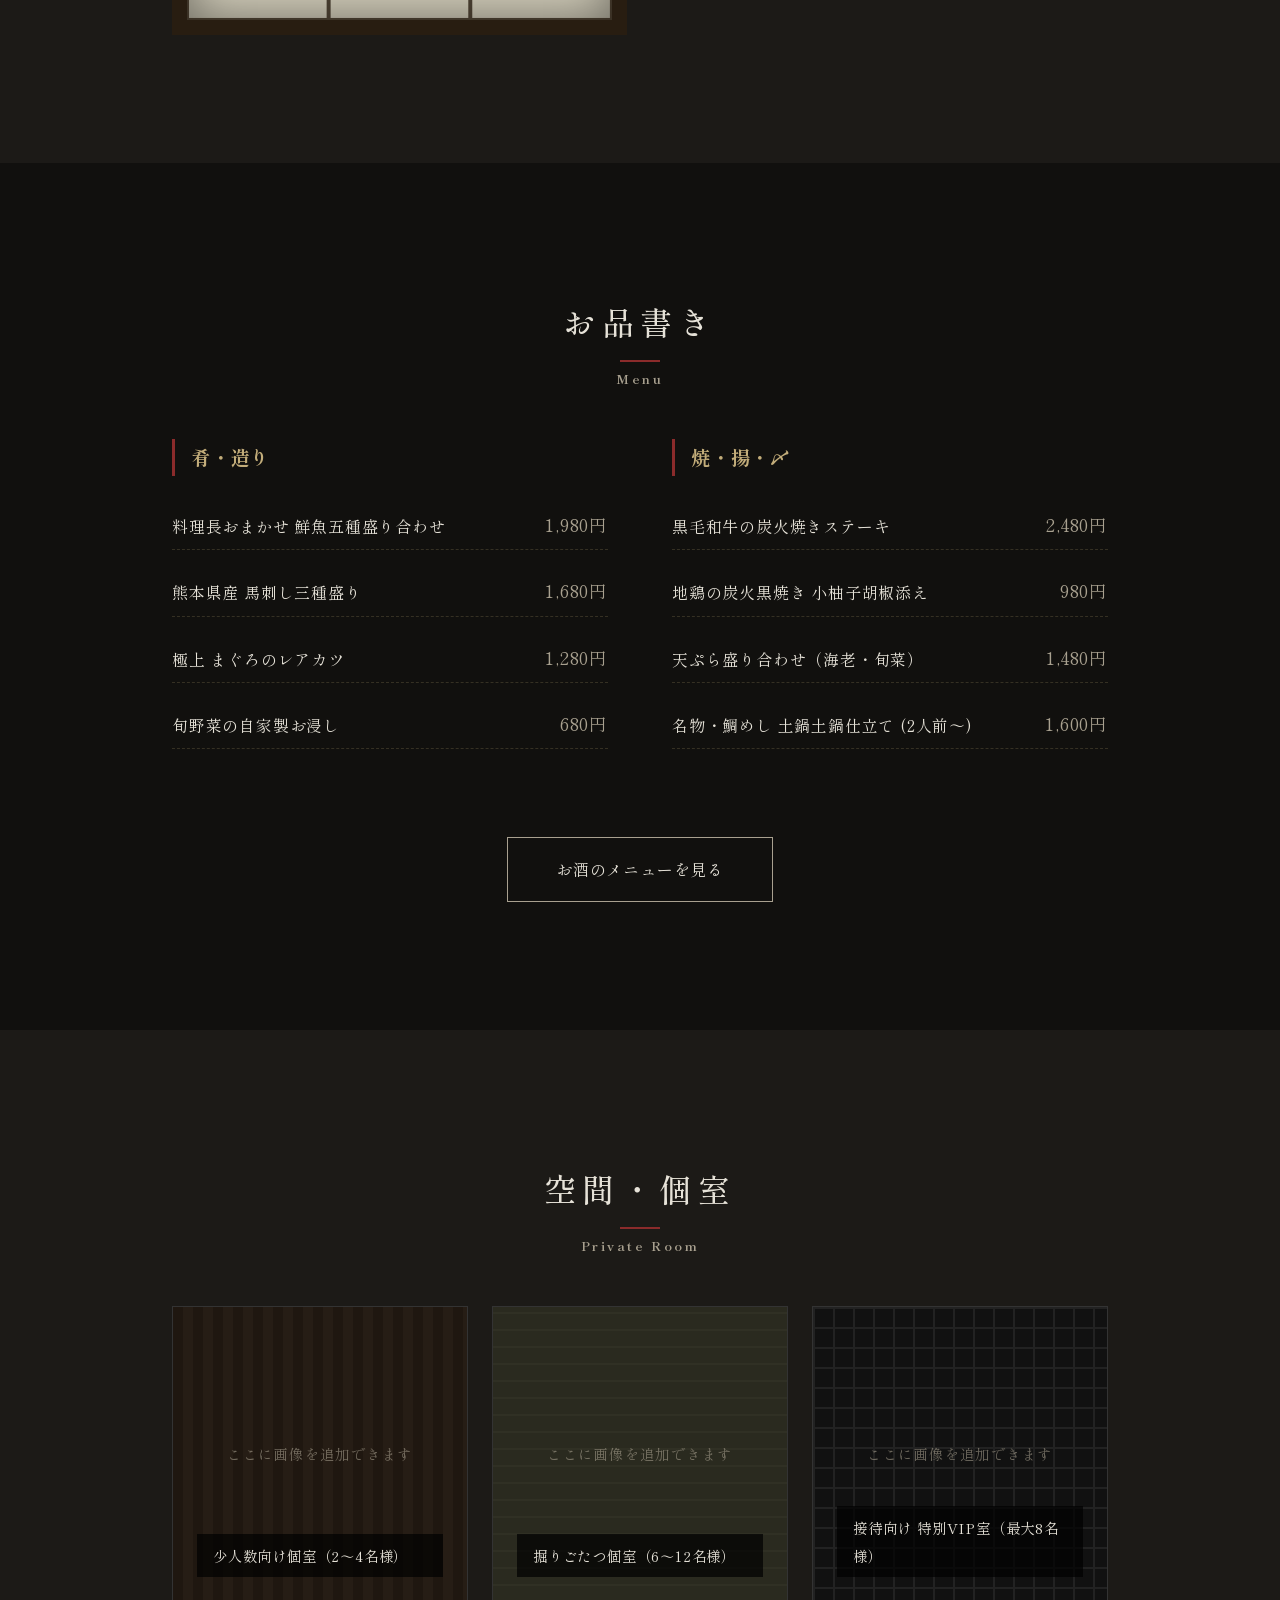
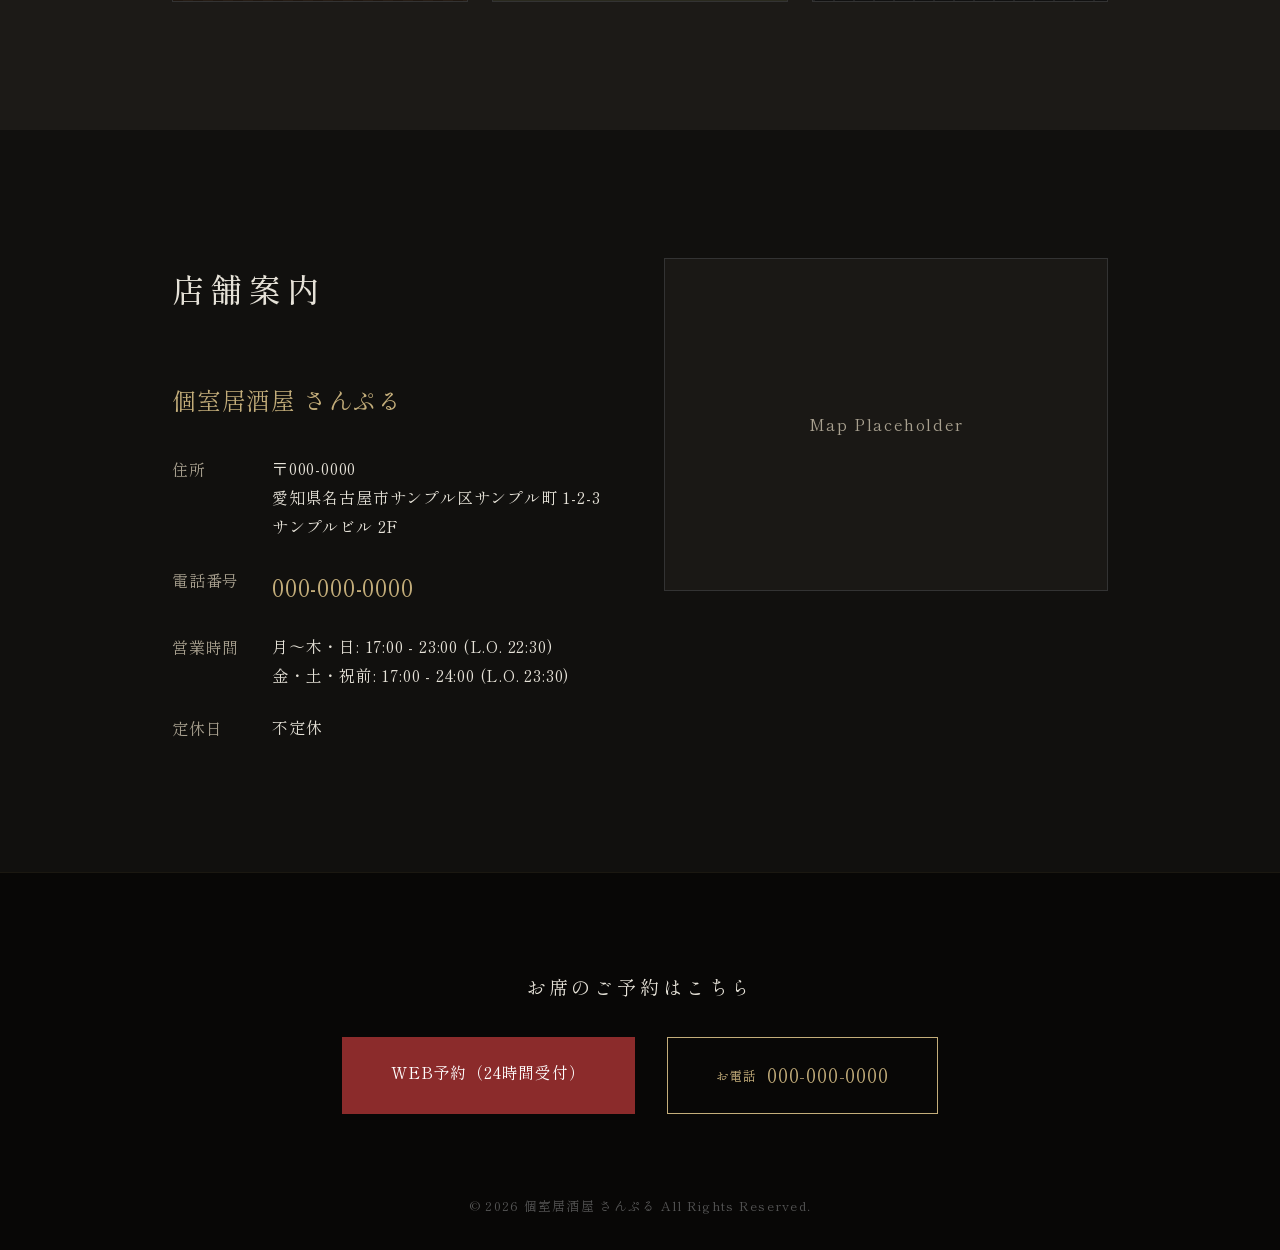
<file: sample-izakaya.html>
<!DOCTYPE html>
<html lang="ja">
<head>
    <meta charset="UTF-8">
    <meta name="viewport" content="width=device-width, initial-scale=1.0">
    <title>個室居酒屋 さんぷる | Sample Izakaya</title>
    <meta name="description" content="個室居酒屋さんぷるのレイアウトサンプルです。">
    
    <!-- Google Fonts -->
    <link rel="preconnect" href="https://fonts.googleapis.com">
    <link rel="preconnect" href="https://fonts.gstatic.com" crossorigin>
    <link href="https://fonts.googleapis.com/css2?family=Shippori+Mincho:wght@400;500;700&family=Noto+Serif+JP:wght@400;700&display=swap" rel="stylesheet">
    
    <link rel="stylesheet" href="sample-izakaya.css">
</head>
<body>
    <!-- ヘッダー -->
    <header class="header">
        <div class="header-inner">
            <a href="#" class="logo">
                <span class="logo-jp">個室居酒屋 さんぷる</span>
            </a>
            <nav class="nav">
                <ul>
                    <li><a href="#concept">Concept</a></li>
                    <li><a href="#menu">Menu</a></li>
                    <li><a href="#room">Private Room</a></li>
                    <li><a href="#access">Access</a></li>
                </ul>
                <a href="#reservation" class="btn-reserve">ご予約</a>
            </nav>
            <div class="hamburger">
                <span></span>
                <span></span>
                <span></span>
            </div>
        </div>
    </header>

    <!-- ヒーローセクション -->
    <section class="hero" id="home">
        <!-- 画像の代わりにリッチなCSSグラデーションと和柄の装飾 -->
        <div class="hero-bg">
            <div class="circle-moon"></div>
        </div>
        <div class="hero-content">
            <div class="vertical-text-wrap fade-element">
                <h2 class="hero-title">完全個室で、<br>心ゆくまで。</h2>
                <p class="hero-subtitle">大人の隠れ家。旬の味覚と美酒を嗜む。</p>
            </div>
            <div class="scroll-indicator">
                <span>SCROLL</span>
                <div class="line"></div>
            </div>
        </div>
    </section>

    <!-- こだわり（Concept）セクション -->
    <section class="section concept" id="concept">
        <div class="container layout-flex">
            <div class="concept-visual fade-element">
                <div class="visual-shoji">
                    <div class="grid"></div>
                </div>
            </div>
            <div class="concept-text fade-element delayed">
                <h3 class="section-title vertical">
                    <span class="jp">おもてなしの心</span>
                </h3>
                <div class="vertical-desc">
                    <p>都会の喧騒を離れた、路地裏の奥。<br>暖簾をくぐれば、そこは都会のオアシス。</p>
                    <p>全席完全個室のプライベート空間で、<br>大切な方との特別なひとときを。</p>
                    <p>全国から取り寄せた旬の食材と、<br>こだわりの地酒でおもてなしいたします。<br>まぁサンプルですが</p>
                </div>
            </div>
        </div>
    </section>

    <!-- メニュー（Menu）セクション -->
    <section class="section menu" id="menu">
        <div class="container">
            <div class="fade-element">
                <h3 class="section-title center">
                    <span class="jp">お品書き</span>
                    <span class="en">Menu</span>
                </h3>
            </div>
            
            <div class="menu-layout layout-flex fade-element delayed">
                <div class="menu-category">
                    <h4 class="category-name">肴・造り</h4>
                    <ul class="menu-list">
                        <li>
                            <span class="name">料理長おまかせ 鮮魚五種盛り合わせ</span>
                            <span class="price">1,980円</span>
                        </li>
                        <li>
                            <span class="name">熊本県産 馬刺し三種盛り</span>
                            <span class="price">1,680円</span>
                        </li>
                        <li>
                            <span class="name">極上 まぐろのレアカツ</span>
                            <span class="price">1,280円</span>
                        </li>
                        <li>
                            <span class="name">旬野菜の自家製お浸し</span>
                            <span class="price">680円</span>
                        </li>
                    </ul>
                </div>
                
                <div class="menu-category">
                    <h4 class="category-name">焼・揚・〆</h4>
                    <ul class="menu-list">
                        <li>
                            <span class="name">黒毛和牛の炭火焼きステーキ</span>
                            <span class="price">2,480円</span>
                        </li>
                        <li>
                            <span class="name">地鶏の炭火黒焼き 小柚子胡椒添え</span>
                            <span class="price">980円</span>
                        </li>
                        <li>
                            <span class="name">天ぷら盛り合わせ（海老・旬菜）</span>
                            <span class="price">1,480円</span>
                        </li>
                        <li>
                            <span class="name">名物・鯛めし 土鍋土鍋仕立て (2人前〜)</span>
                            <span class="price">1,600円</span>
                        </li>
                    </ul>
                </div>
            </div>
            
            <div class="drink-btn-wrap fade-element">
                <a href="#" class="btn-outline">お酒のメニューを見る</a>
            </div>
        </div>
    </section>

    <!-- 個室（Private Room）セクション -->
    <section class="section room" id="room">
        <div class="container">
            <div class="fade-element">
                <h3 class="section-title center">
                    <span class="jp">空間・個室</span>
                    <span class="en">Private Room</span>
                </h3>
            </div>
            <div class="room-grid fade-element delayed">
                <div class="room-item pattern-wood">
                    <span class="placeholder-text">ここに画像を追加できます</span>
                    <div class="room-cap">少人数向け個室（2〜4名様）</div>
                </div>
                <div class="room-item pattern-tatami">
                    <span class="placeholder-text">ここに画像を追加できます</span>
                    <div class="room-cap">掘りごたつ個室（6〜12名様）</div>
                </div>
                <div class="room-item pattern-lattice">
                    <span class="placeholder-text">ここに画像を追加できます</span>
                    <div class="room-cap">接待向け 特別VIP室（最大8名様）</div>
                </div>
            </div>
        </div>
    </section>

    <!-- アクセス（Access）セクション -->
    <section class="section access" id="access">
        <div class="container">
            <div class="access-content layout-flex fade-element">
                <div class="access-info">
                    <h3 class="section-title">
                        <span class="jp">店舗案内</span>
                    </h3>
                    <p class="shop-name">個室居酒屋 さんぷる</p>
                    <dl class="info-list">
                        <dt>住所</dt>
                        <dd>〒000-0000<br>愛知県名古屋市サンプル区サンプル町 1-2-3<br>サンプルビル 2F</dd>
                        <dt>電話番号</dt>
                        <dd><a href="tel:0000000000" class="tel-link">000-000-0000</a></dd>
                        <dt>営業時間</dt>
                        <dd>月〜木・日: 17:00 - 23:00 (L.O. 22:30)<br>金・土・祝前: 17:00 - 24:00 (L.O. 23:30)</dd>
                        <dt>定休日</dt>
                        <dd>不定休</dd>
                    </dl>
                </div>
                <div class="access-map fade-element delayed">
                    <div class="map-placeholder">
                        <span>Map Placeholder</span>
                    </div>
                </div>
            </div>
        </div>
    </section>

    <footer class="footer" id="reservation">
        <div class="footer-contact">
            <p class="footer-catch">お席のご予約はこちら</p>
            <div class="btn-group">
                <a href="#" class="btn-solid">WEB予約（24時間受付）</a>
                <a href="tel:0000000000" class="btn-outline-gold"><span class="small">お電話</span> 000-000-0000</a>
            </div>
        </div>
        <div class="footer-bottom">
            <p>&copy; 2026 個室居酒屋 さんぷる All Rights Reserved.</p>
        </div>
    </footer>

    <!-- スクロールアニメーション -->
    <script>
        document.addEventListener("DOMContentLoaded", () => {
            const fadeElements = document.querySelectorAll('.fade-element');
            const header = document.querySelector('.header');

            const onScroll = () => {
                const scrollY = window.scrollY;
                
                // ヘッダー背景をスクロールで変更
                if (scrollY > 50) {
                    header.classList.add('scrolled');
                } else {
                    header.classList.remove('scrolled');
                }

                // フェードインアニメーション
                fadeElements.forEach(el => {
                    const rect = el.getBoundingClientRect();
                    if (rect.top < window.innerHeight * 0.8) {
                        el.classList.add('visible');
                    }
                });
            };

            window.addEventListener('scroll', onScroll);
            onScroll(); // 初期チェック
        });
    </script>
</body>
</html>
</file>
<file: style.css>
/* 
   Uebu.Design Pixel Layout 
   Original Asset Based Remaster
*/

:root {
    --navy-center: #001d4a;
    --navy-edge: #000c1e;
    --grid-line: rgba(0, 150, 255, 0.12);
    --gold: #ff9b00;
    --font-pixel: 'DotGothic16', sans-serif;
}

* {
    margin: 0;
    padding: 0;
    box-sizing: border-box;
    image-rendering: auto; /* Fallback */
    image-rendering: pixelated;
}

html {
    scroll-behavior: smooth;
}

body {
    background-color: var(--navy-edge);
    font-family: var(--font-pixel);
    color: #fff;
    min-height: 100vh;
    display: flex;
    flex-direction: column;
    justify-content: flex-start;
    align-items: center;
    overflow-x: hidden;
    padding-bottom: 50px;
}

/* --- Background Layers (Restored Original) --- */
.bg-lighting {
    position: fixed;
    top: 0; left: 0; width: 100%; height: 100%;
    background: radial-gradient(circle at 50% 50%, var(--navy-center) 0%, var(--navy-edge) 80%);
    z-index: -2;
}

.bg-grid-layer {
    position: fixed;
    top: 0; left: 0; width: 100%; height: 100%;
    background-image: 
        linear-gradient(var(--grid-line) 1px, transparent 1px),
        linear-gradient(90deg, var(--grid-line) 1px, transparent 1px);
    background-size: 32px 32px;
    z-index: -1;
}

/* --- Layout Container --- */
.app-container {
    width: 100%;
    padding: 2vw; /* スマホ・PCともに画面端からの余白を取る */
    display: flex;
    justify-content: center;
    z-index: 1;
}

/* --- Frame Navigation --- */
.frame-nav {
    position: absolute;
    top: -25px; /* フレームの肩の少し上の位置 */
    left: 0;
    width: 100%;
    z-index: 200;
    display: flex;
    justify-content: space-between;
    padding: 0 5px;
}

.nav-link {
    display: inline-block;
    color: #fff;
    text-decoration: none;
    font-size: 1.4rem;
    font-weight: bold;
    text-shadow: 2px 2px 0 #000;
    transition: all 0.2s ease;
    cursor: pointer;
    letter-spacing: 1px;
}

.nav-link:hover {
    color: var(--gold);
    transform: translateY(-2px) scale(1.1);
}

.nav-link:active {
    transform: translateY(1px) scale(0.95);
}

/* スマホ用のナビゲーション調整 */
@media (max-width: 600px) {
    .frame-nav {
        top: -20px;
        padding: 0 10px;
    }
    .nav-link {
        font-size: 0.9rem;
    }
}

/* --- 冒険の書フレーム（ピクセルアート風・純CSS） --- */
.adventure-log-frame {
    /* メインロゴの色をベースにしたカラーパレット */
    --color-lightblue: #2e90db;     /* 外側の枠色（少し暗く・細く） */
    --color-navy: #000c1e;          /* 内側の縁取り・背景 */
    --color-orange: #cc7a00;        /* アクセントカラー（少し暗く・太く） */
    
    position: relative;
    width: 100%;
    max-width: 900px;
    margin: 110px auto 40px; /* 上部にロゴがはみ出すスペースを確保 */
    
    display: flex;
    flex-direction: column;
    align-items: center;
    padding: 20px 30px 40px; /* 四隅の装飾や枠線を避けて内側に余白 */
    
    /* ベース背景（グラデーションとグリッドと四隅のビス） */
    background-color: var(--color-navy);
    background-image: 
        /* 4隅のビス（オレンジのドットアイコンとして） */
        linear-gradient(var(--color-orange), var(--color-orange)),
        linear-gradient(var(--color-orange), var(--color-orange)),
        linear-gradient(var(--color-orange), var(--color-orange)),
        linear-gradient(var(--color-orange), var(--color-orange)),
        /* 透かしグリッド線 */
        linear-gradient(var(--grid-line) 1px, transparent 1px),
        linear-gradient(90deg, var(--grid-line) 1px, transparent 1px),
        /* 中央が明るいグラデーション */
        radial-gradient(circle at 50% 50%, var(--navy-center) 0%, var(--color-navy) 90%);
        
    /* ビスのサイズとグリッドのサイズ */
    background-size: 
        12px 12px, 12px 12px, 12px 12px, 12px 12px,
        32px 32px, 32px 32px,
        100% 100%;
        
    /* ビスの配置（角の枠線と枠線の間にピッタリ配置）とその他の配置 */
    /* 14pxは、外枠4px + 紺枠6px + 余白 の計算から良い位置を探したもの */
    background-position: 
        14px 14px, 
        calc(100% - 14px) 14px, 
        14px calc(100% - 14px), 
        calc(100% - 14px) calc(100% - 14px),
        0 0, 0 0, 0 0;
        
    background-repeat: 
        no-repeat, no-repeat, no-repeat, no-repeat, 
        repeat, repeat, 
        no-repeat;

    /* フレームのエッジ（RPGの多重ラインを再現） */
    border: 3px solid var(--color-lightblue); /* 一番外側の線（4pxから3pxに細く） */
    border-radius: 8px; /* 少しだけ丸みを持たせるのが最近のレトロスタイル */
    
    /* 複数の影を使って、内側の多層フレームと、外側のドロップシャドウをピクセル風に表現 */
    box-shadow: 
        inset 0 0 0 6px var(--color-navy),      /* 外から2番目：濃い紺の隙間 */
        inset 0 0 0 12px var(--color-orange),   /* 外から3番目：オレンジの枠線（10pxから12pxに太く） */
        inset 0 0 0 18px var(--color-navy),     /* 外から4番目：濃い紺の隙間2（16pxから18pxに太く） */
        0 8px 0 rgba(0, 0, 0, 0.5);             /* 外側の立体的な落ち影 */
        
    z-index: 1;
}

/* スマホ用のフレーム微調整 */
@media (max-width: 600px) {
    .adventure-log-frame {
        padding: 10px 15px 30px; 
        margin: 80px auto 20px;
        
        border-width: 3px;
        box-shadow: 
            inset 0 0 0 4px var(--color-navy),
            inset 0 0 0 7px var(--color-orange),
            inset 0 0 0 11px var(--color-navy),
            0 6px 0 rgba(0, 0, 0, 0.5);
            
        /* ビスの位置をスマホ向けに変更された枠線幅に合わせて内側へ */
        background-position: 
            9px 9px, 
            calc(100% - 9px) 9px, 
            9px calc(100% - 9px), 
            calc(100% - 9px) calc(100% - 9px),
            0 0, 0 0, 0 0;
            
        background-size: 
            8px 8px, 8px 8px, 8px 8px, 8px 8px,
            32px 32px, 32px 32px,
            100% 100%;
    }
}

.logo-side-image {
    width: 160px; 
    flex-shrink: 0;
    transform: translateY(100%); /* 今の配置の下部が上部になるように下へ移動 */
    position: relative; /* 子要素の絶対配置の基準にする */
}

/* Blinking Tag above side images */
.blinking-tag {
    position: absolute;
    bottom: 100%; /* アイコンの上に配置 */
    margin-bottom: 5px; 
    left: 50%;
    transform: translateX(-50%);
    font-size: 1.2rem;
    color: #ff3e3e;
    font-weight: bold;
    text-shadow: 2px 2px 0 #fff;
    animation: blinkText 0.8s step-end infinite;
    white-space: nowrap; /* brタグでの改行のみを許可 */
    text-align: center;
    line-height: 1.2;
    z-index: 5;
}

@keyframes blinkText {
    0%, 100% { opacity: 1; }
    50% { opacity: 0; }
}

/* --- Logo Area --- */
.logo-area {
    width: 100%;
    text-align: center;
    margin-bottom: 10px; 
    margin-top: -150px; /* 上部フレームに重なるよう位置を上げる（もう少し上に移動） */
    position: relative;
    z-index: 10;
    display: flex;
    justify-content: center;
    align-items: center;
    gap: 20px; /* 画像とロゴの間の余白 */
}

/* 添付画像のサイドエリア（PC版のみ左右に表示） */
.logo-side-image img {
    width: 100%;
    height: auto;
    filter: drop-shadow(0 10px 10px rgba(0,0,0,0.5));
}

.logo-wrapper {
    display: block;
    position: relative;
    width: 90%;
    max-width: 400px;
}

.main-logo {
    width: 100%;
    height: auto;
    filter: drop-shadow(0 10px 10px rgba(0,0,0,0.5));
    transition: transform 0.3s ease;
    opacity: 0;
    animation: fadeInLogo 1.2s cubic-bezier(0.2, 0.8, 0.2, 1) forwards, pixelSparkle 3s steps(2, end) infinite 1.2s;
}
.main-logo:hover {
    transform: scale(1.02);
}

@keyframes fadeInLogo {
    0% { opacity: 0; transform: translateY(20px); }
    100% { opacity: 1; transform: translateY(0); }
}

@keyframes pixelSparkle {
    0% { filter: drop-shadow(0 10px 10px rgba(0,0,0,0.5)) brightness(1); }
    10% { filter: drop-shadow(0 0 15px rgba(255, 255, 255, 0.6)) brightness(1.2) contrast(1.1); }
    20% { filter: drop-shadow(0 10px 10px rgba(0,0,0,0.5)) brightness(1); }
    60% { filter: drop-shadow(0 10px 10px rgba(0,0,0,0.5)) brightness(1); }
    70% { filter: drop-shadow(0 0 15px rgba(255, 155, 0, 0.6)) brightness(1.3); }
    80% { filter: drop-shadow(0 10px 10px rgba(0,0,0,0.5)) brightness(1); }
    100% { filter: drop-shadow(0 10px 10px rgba(0,0,0,0.5)) brightness(1); }
}

/* Pixel Art Stars */
.pixel-star {
    position: absolute;
    width: 6px;
    height: 6px;
    opacity: 0;
    z-index: 11;
    pointer-events: none;
}
.pixel-star.star-1 {
    top: 5%;
    left: 10%;
    background: #fff;
    box-shadow: -6px 0 0 #fff, 6px 0 0 #fff, 0 -6px 0 #fff, 0 6px 0 #fff;
    animation: starTwinkle 2.1s steps(2) infinite 1.5s;
}
.pixel-star.star-2 {
    bottom: 25%;
    right: 5%;
    background: var(--gold);
    box-shadow: -6px 0 0 var(--gold), 6px 0 0 var(--gold), 0 -6px 0 var(--gold), 0 6px 0 var(--gold);
    animation: starTwinkle 2.5s steps(2) infinite 2s;
}
.pixel-star.star-3 {
    top: 35%;
    right: 15%;
    background: var(--color-lightblue, #48b2ff);
    box-shadow: -6px 0 0 var(--color-lightblue, #48b2ff), 6px 0 0 var(--color-lightblue, #48b2ff), 0 -6px 0 var(--color-lightblue, #48b2ff), 0 6px 0 var(--color-lightblue, #48b2ff);
    animation: starTwinkle 2.3s steps(2) infinite 1.8s;
}

@keyframes starTwinkle {
    0%, 100% { opacity: 0; transform: scale(0.5); }
    10% { opacity: 1; transform: scale(1.2); }
    20% { opacity: 0; transform: scale(0.5); }
}

/* --- Menu Grid Layout --- */
.menu-layout {
    display: flex;
    flex-wrap: wrap;
    justify-content: center;
    /* 隙間が広くなりすぎるのを防ぐため、gapを小さくしてキュッとさせる */
    gap: 15px 20px; 
    width: 100%;
    margin-bottom: 20px;
    position: relative;
    z-index: 10;
}

/* Panel Containers */
.pixel-panel {
    display: block;
    text-decoration: none;
    position: relative;
    transition: all 0.2s ease-in-out;
}

.panel-left, .panel-right {
    width: 380px;
    max-width: 100%;
}
.panel-center {
    width: 460px; /* 少し小さめに */
    max-width: 100%;
    /* 重なりを強くして密集感を出す */
    margin-top: -40px; 
    z-index: 5;
}

/* Explicit Image Settings */
.panel-image {
    width: 100%;
    height: auto;
    display: block;
    filter: drop-shadow(0 10px 15px rgba(0,0,0,0.6));
    transition: filter 0.2s, transform 0.2s;
}

/* Hover Interactivity */
.pixel-panel:hover {
    transform: translateY(-5px) scale(1.02);
    z-index: 10;
}
.pixel-panel:hover .panel-image {
    filter: drop-shadow(0 15px 25px rgba(0,0,0,0.9)) brightness(1.1);
}
.pixel-panel:active {
    transform: translateY(2px) scale(0.98);
}

/* --- Call To Action Button --- */
.cta-area {
    margin: 20px 0 10px; /* PC版でもQ&Aとの隙間を詰める */
    display: flex;
    flex-direction: column;
    align-items: center;
    text-align: center;
}
.cta-subtext-container {
    display: inline-block;
    position: relative;
    margin-top: 20px; /* PC版ではボタンのすぐ下に配置 */
}
.emphasis-tag {
    position: absolute;
    top: -22px;
    left: -35px;
    background-color: #e60000;
    color: #fff;
    font-size: 0.9rem;
    padding: 2px 8px;
    border: 2px solid #fff;
    box-shadow: 3px 3px 0 #000;
    transform: rotate(-12deg);
    z-index: 2;
    font-weight: bold;
    white-space: nowrap;
}
.cta-subtext {
    margin-top: 0;
    font-size: 1.1rem;
    line-height: 1.6;
    color: var(--gold);
    text-shadow: 1px 1px 0 #000;
}
.pixel-btn {
    display: inline-block;
    background-color: var(--navy-edge);
    color: #fff;
    text-decoration: none;
    font-size: 1.5rem;
    font-weight: bold;
    padding: 15px 40px;
    border: 4px solid #fff;
    box-shadow: 
        inset 0 0 0 4px #d45b00, /* Matching the orange border feel */
        4px 4px 0 #000,
        0 0 20px rgba(255,255,255,0.2);
    border-radius: 8px;
    text-shadow: 2px 2px 0 #000;
    transition: all 0.1s;
}
.pixel-btn:hover {
    background-color: #d45b00;
    border-color: var(--gold);
    transform: translateY(-2px);
    box-shadow: 
        inset 0 0 0 4px #ff9b00,
        6px 6px 0 #000,
        0 0 30px rgba(255, 255, 255, 0.4);
}
.pixel-btn:active {
    transform: translateY(2px);
    box-shadow: 
        inset 0 0 0 4px #ff9b00,
        2px 2px 0 #000;
}

/* --- Contact Area Bottom --- */
.bottom-content {
    margin-top: 30px;
    font-size: 1.1rem;
    color: var(--gold);
    text-shadow: 1px 1px 0 #000;
}
.bracket-text {
    display: flex;
    align-items: center;
    gap: 10px;
    opacity: 0.8;
}
.bracket {
    display: inline-block;
    width: 20px; height: 30px;
    border: 4px solid var(--gold);
}
.bracket:first-child { border-right: none; }
.bracket:last-child { border-left: none; }

/* --- SNS Links --- */
.contact-links {
    display: flex;
    justify-content: center;
    gap: 30px;
    margin-top: 40px;
    flex-wrap: wrap;
    width: 100%;
}

.sns-btn {
    display: flex;
    align-items: center;
    gap: 15px;
    padding: 15px 30px;
    text-decoration: none;
    color: #fff;
    font-weight: bold;
    font-size: 1.2rem;
    border: 4px solid #fff;
    position: relative;
    transition: all 0.2s;
    /* 多重ボーダーでファミコン感を演出 */
    box-shadow: 
        0 0 0 4px var(--navy-edge),
        0 0 0 8px #fff,
        0 8px 0 rgba(0, 0, 0, 0.5);
    margin: 10px;
    border-radius: 4px;
}

.sns-btn:active {
    transform: translateY(4px);
    box-shadow: 
        0 0 0 4px var(--navy-edge),
        0 0 0 8px #fff,
        0 2px 0 rgba(0, 0, 0, 0.5);
}

.line-btn {
    background-color: #06C755;
    text-shadow: 2px 2px 0 #005a27;
}

.line-btn:hover {
    background-color: #07e664;
    border-color: #fff;
    box-shadow: 
        0 0 0 4px var(--navy-edge),
        0 0 0 8px var(--gold),
        0 12px 0 rgba(0, 0, 0, 0.6);
    transform: translateY(-4px);
}

.insta-btn {
    background: linear-gradient(45deg, #f09433 0%, #e6683c 25%, #dc2743 50%, #cc2366 75%, #bc1888 100%);
    text-shadow: 2px 2px 0 #8a004d;
}

.insta-btn:hover {
    filter: brightness(1.1);
    box-shadow: 
        0 0 0 4px var(--navy-edge),
        0 0 0 8px var(--gold),
        0 12px 0 rgba(0, 0, 0, 0.6);
    transform: translateY(-4px);
}

.sns-icon {
    width: 28px;
    height: 28px;
    display: flex;
    align-items: center;
    justify-content: center;
    flex-shrink: 0;
}

.sns-icon svg {
    width: 100%;
    height: 100%;
    fill: #fff;
    filter: drop-shadow(2px 2px 0 rgba(0,0,0,0.3));
}

.sns-label {
    white-space: nowrap;
}

@media (max-width: 700px) {
    .contact-links {
        flex-direction: column;
        align-items: center;
        gap: 20px;
    }
    .sns-btn {
        width: 100%;
        max-width: 320px;
        justify-content: center;
    }
}

/* --- Q&A Section (RPG Style) --- */
.qa-section {
    width: 100%;
    max-width: 800px;
    margin: 0 auto 40px; /* 上部の余白を削除 */
    padding: 0 20px;
}

.qa-item {
    margin-bottom: 25px;
}

.qa-question {
    position: relative;
    background-color: var(--navy-edge);
    color: #fff;
    font-size: 1.2rem;
    padding: 15px 20px;
    border: 4px solid #fff;
    /* 多重ボーダーでファミコン感を演出 */
    box-shadow: 
        0 0 0 4px var(--navy-edge),
        0 0 0 8px #fff;
    margin: 10px; /* ボックスシャドウの分を確保 */
    cursor: pointer;
    transition: all 0.2s;
    user-select: none;
}

/* 吹き出しのしっぽ（ドット風） */
.qa-question::after {
    content: "";
    position: absolute;
    bottom: -16px;
    left: 40px;
    width: 12px;
    height: 12px;
    background-color: #fff;
    box-shadow: 
        -4px -4px 0 0 #fff,
        4px -4px 0 0 #fff,
        0 4px 0 0 #fff;
}

.qa-question:hover {
    background-color: #002d6a;
    transform: translateY(-2px);
}

.qa-item.active .qa-question {
    border-color: var(--gold);
    box-shadow: 
        0 0 0 4px var(--navy-edge),
        0 0 0 8px var(--gold);
}
.qa-item.active .qa-question::after {
    background-color: var(--gold);
    box-shadow: 
        -4px -4px 0 0 var(--gold),
        4px -4px 0 0 var(--gold),
        0 4px 0 0 var(--gold);
}

.qa-answer {
    max-height: 0;
    overflow: hidden;
    opacity: 0;
    transition: all 0.4s cubic-bezier(0.4, 0, 0.2, 1);
    background: rgba(0, 0, 0, 0.3);
    border-left: 4px solid var(--gold);
    margin: 20px 15px 20px 25px;
    padding: 0 20px;
    font-size: 1rem;
    line-height: 1.8;
    color: #e0e0e0;
}

.qa-item.active .qa-answer {
    max-height: 1500px; /* 内容に合わせて十分な高さを */
    opacity: 1;
    padding: 20px;
}

/* --- Profile Section --- */
.profile-section {
    width: 100%;
    max-width: 800px;
    margin: 60px auto 20px;
    padding: 0 20px;
}

.profile-card {
    background-color: var(--navy-edge);
    border: 4px solid #fff;
    padding: 30px;
    position: relative;
    box-shadow: 
        inset 0 0 0 4px #cc7a00, /* var(--color-orange) の色 */
        8px 8px 0 rgba(0,0,0,0.5);
    margin-top: 20px;
}

.profile-header {
    display: flex;
    gap: 30px;
    margin-bottom: 30px;
    align-items: center;
}

.profile-avatar {
    width: 100px;
    height: 100px;
    background-color: #001d4a; /* var(--navy-center) の色 */
    border: 4px solid #2e90db; /* var(--color-lightblue) の色 */
    display: flex;
    justify-content: center;
    align-items: center;
    flex-shrink: 0;
    font-size: 3rem;
    box-shadow: inset 6px 6px 0 rgba(0,0,0,0.3);
}

.profile-logo {
    width: 100%;
    height: 100%;
    object-fit: cover;
    image-rendering: auto;
    filter: drop-shadow(0 4px 4px rgba(0,0,0,0.3));
}

/* --- Footer --- */
.pixel-footer {
    width: 100%;
    text-align: center;
    padding: 40px 0 20px;
    margin-top: 20px;
    border-top: 2px solid rgba(255, 255, 255, 0.1);
}

.pixel-footer p {
    font-size: 0.9rem;
    color: var(--gold);
    opacity: 0.8;
    letter-spacing: 2px;
}

.profile-status {
    flex-grow: 1;
}

.representative-name {
    font-size: 1.8rem;
    color: var(--gold);
    margin-bottom: 5px;
    text-shadow: 2px 2px 0 #000;
}

.representative-role {
    font-size: 1rem;
    color: #fff;
    opacity: 0.8;
    margin-bottom: 20px;
}

.status-stats {
    display: flex;
    flex-direction: column;
    gap: 12px;
}

.stat-item {
    display: flex;
    gap: 15px;
    font-size: 1rem;
    border-bottom: 2px solid rgba(255, 255, 255, 0.1);
    padding-bottom: 5px;
}

.stat-label {
    color: #2e90db; /* var(--color-lightblue) の色 */
    font-weight: bold;
    width: 70px;
    letter-spacing: 1px;
}

.stat-value {
    color: #fff;
}

.profile-message-box {
    background: rgba(0, 0, 0, 0.4);
    border: 3px solid #fff;
    padding: 20px;
    position: relative;
    box-shadow: inset 4px 4px 0 rgba(0,0,0,0.2);
}

.profile-message {
    font-size: 1.1rem;
    line-height: 2;
    color: #e0e0e0;
    text-align: justify;
}

/* スマホ用プロフィール調整 */
@media (max-width: 700px) {
    .profile-header {
        flex-direction: column;
        text-align: center;
        gap: 20px;
    }
    .profile-avatar {
        width: 120px;
        height: 120px;
    }
    .stat-item {
        justify-content: center;
    }
    .stat-label {
        width: auto;
    }
    .profile-message {
        font-size: 1rem;
        line-height: 1.8;
    }
}

/* --- Portfolio Section --- */
.portfolio-section {
    width: 100%;
    max-width: 800px;
    margin: 40px auto 80px auto; /* Increased bottom margin */
    padding: 0 20px;
}

.portfolio-section .section-title {
    margin-bottom: 30px;
}

.portfolio-list {
    display: grid;
    grid-template-columns: 1fr 1fr;
    gap: 20px;
}

.portfolio-column {
    display: flex;
    flex-direction: column;
    gap: 15px;
}

.portfolio-card {
    background-color: var(--navy-edge);
    border: 2px solid #fff;
    text-decoration: none;
    color: #fff;
    transition: all 0.2s;
    position: relative;
    box-shadow: 4px 4px 0 rgba(0,0,0,0.5);
}

.portfolio-card-header {
    display: flex;
    align-items: center;
    padding: 15px 20px;
    cursor: pointer;
    user-select: none;
    transition: background-color 0.2s;
}

.card-arrow {
    display: inline-block;
    font-size: 1.2rem;
    color: var(--gold);
    margin-right: 15px;
    opacity: 0;
    transform: translateX(-5px);
    transition: all 0.2s;
}

.card-title {
    font-size: 1.1rem;
    flex: 1;
}

/* Hover & Active Effects for Header */
.portfolio-card-header:hover {
    background-color: rgba(255, 255, 255, 0.1);
}

.portfolio-card-header:hover .card-arrow {
    opacity: 1;
    transform: translateX(0);
    animation: cursorBlink 0.6s steps(2, start) infinite;
}

.portfolio-card.active {
    border-color: var(--gold);
    box-shadow: 6px 6px 0 rgba(0,0,0,0.6);
}

.portfolio-card.active .card-arrow {
    opacity: 1;
    transform: rotate(90deg);
    animation: none;
}

/* Accordion details */
.portfolio-card-body {
    max-height: 0;
    overflow: hidden;
    opacity: 0;
    transition: all 0.3s cubic-bezier(0.4, 0, 0.2, 1);
    background-color: rgba(0, 0, 0, 0.2);
    border-top: 1px dashed rgba(255, 255, 255, 0);
}

.portfolio-card.active .portfolio-card-body {
    max-height: 500px; /* 文字数や折り返しにかかわらずボタンが表示されるよう十分な高さを確保 */
    opacity: 1;
    padding: 15px 20px;
    border-top: 1px dashed rgba(255, 255, 255, 0.2);
}

.portfolio-card-desc {
    font-size: 0.95rem;
    color: #e0e0e0;
    margin-bottom: 15px;
    line-height: 1.6;
}

.portfolio-card-link {
    display: flex;
    justify-content: flex-end;
}

/* Small Pixel Button */
.pixel-btn-small {
    display: inline-block;
    background-color: var(--gold);
    color: #000;
    text-decoration: none;
    padding: 6px 16px;
    font-size: 0.85rem;
    font-weight: bold;
    border: 2px solid #fff;
    box-shadow: 2px 2px 0 #000;
    transition: all 0.1s;
    cursor: pointer;
}

.pixel-btn-small:hover {
    background-color: #fff;
    color: #000;
    transform: translate(1px, 1px);
    box-shadow: 1px 1px 0 #000;
}

.pixel-btn-small:active {
    transform: translate(2px, 2px);
    box-shadow: 0px 0px 0 #000;
}

@keyframes cursorBlink {
    to { visibility: hidden; }
}

/* Responsive adjustment for portfolio items */
@media (max-width: 768px) {
    .portfolio-list {
        grid-template-columns: 1fr;
        gap: 15px;
    }
}
@media (max-width: 600px) {
    /* セクション全体の左右余白を削減 */
    .qa-section,
    .portfolio-section {
        padding: 0 10px;
    }

    /* Q&Aの質問部分の左右マージンとパディングを減らす */
    .qa-question {
        margin: 10px 4px;
        padding: 12px 15px;
        font-size: 1.05rem;
    }

    /* Q&Aの回答部分の余白を削減し、展開時も広く表示 */
    .qa-answer {
        margin: 15px 5px 15px 10px;
        padding: 0 10px;
    }
    .qa-item.active .qa-answer {
        padding: 15px 10px;
    }

    /* 制作実績サンプルのカード余白調整 */
    .portfolio-card {
        padding: 0; /* 不要なpaddingをリセット */
    }
    .portfolio-card-header {
        padding: 12px 12px;
    }
    .card-title {
        font-size: 0.95rem;
    }
    .portfolio-card.active .portfolio-card-body {
        padding: 12px 12px;
    }
    .portfolio-card-desc {
        font-size: 0.9rem;
        margin-bottom: 12px;
    }
}

/* --- Floating Animations --- */
@keyframes hoverFloat {
    0% { transform: translateY(0); }
    50% { transform: translateY(-8px); }
    100% { transform: translateY(0); }
}
.animation-float {
    animation: hoverFloat 6s ease-in-out infinite;
}
.animation-float-delayed {
    animation: hoverFloat 6s ease-in-out infinite 2s;
}
.animation-float-delayed2 {
    animation: hoverFloat 6s ease-in-out infinite 4s;
}

/* Stop animation on hover so it doesn't conflict with interaction */
.pixel-panel:hover {
    animation-play-state: paused;
}

/* --- Responsive Adjustments --- */
@media (max-width: 850px) {
    .logo-side-image {
        display: block;
        width: 18%; /* 比率で指定してはみ出しを防止 */
        max-width: 80px;
        transform: translateY(120%); /* 少し下に下げる調整（PC版は100%） */
    }
    .logo-area {
        margin-top: -115px;
        gap: 5px; /* 間隔を狭める */
    }
    .logo-wrapper {
        width: 55%;
    }
    .menu-layout {
        flex-direction: row;
        justify-content: center;
        gap: 8px 10px; /* PC版より狭める */
    }
    .panel-left, .panel-right {
        width: calc(50% - 10px); /* ギャップを考慮して収まるように */
    }
    .panel-center {
        width: 70%;
        margin-top: -20px;
        z-index: 5;
    }
    .cta-area {
        margin-bottom: 10px; /* スマホ版ではQ&Aとの隙間を詰める */
    }
    .cta-subtext-container {
        margin-top: 35px; /* ボタンとの距離を少し保ちつつQ&Aへ寄せる */
    }
    .qa-section {
        margin-top: 0; /* Q&A上部の余白を削除 */
    }
}

@media (max-width: 500px) {
    .logo-side-image {
        width: 15%;
    }
    .logo-wrapper {
        width: 65%;
    }
    .panel-left, .panel-right {
        width: calc(50% - 8px);
    }
    .panel-center {
        width: 85%;
        margin-top: -30px;
    }
    .pixel-btn {
        font-size: 1.1rem;
        padding: 10px 15px;
    }
}

/* --- Treasure Area (Easter Egg) --- */
.treasure-area {
    margin: 40px auto;
    text-align: center;
    position: relative;
    max-width: 600px;
    padding: 0 20px;
}

.chest-container {
    display: flex;
    justify-content: center;
    gap: 40px;
    margin-bottom: 20px;
}

.chest {
    width: 60px;
    height: 60px;
    position: relative;
    cursor: pointer;
    transition: transform 0.2s;
    user-select: none;
    /* Basic pixel style shadow */
    filter: drop-shadow(4px 4px 0 rgba(0,0,0,0.5));
}

.chest:hover {
    transform: translateY(-5px);
}

.chest:active {
    transform: translateY(2px);
}

.chest-lid {
    position: absolute;
    top: 10px;
    left: 5px;
    width: 50px;
    height: 20px;
    background-color: #c97116;
    border: 4px solid #fff;
    border-radius: 8px 8px 0 0;
    transition: all 0.3s cubic-bezier(0.4, 0, 0.2, 1);
    transform-origin: bottom center;
    box-shadow: inset 0 -4px 0 rgba(0,0,0,0.2);
}

.chest-base {
    position: absolute;
    bottom: 10px;
    left: 5px;
    width: 50px;
    height: 20px;
    background-color: #a85d12;
    border: 4px solid #fff;
    border-top: none;
    box-shadow: inset 0 -4px 0 rgba(0,0,0,0.2);
}

.chest-lock {
    position: absolute;
    top: 25px;
    left: 25px;
    width: 10px;
    height: 10px;
    background-color: #ffcc00;
    border: 2px solid #000;
    transition: opacity 0.3s;
}

/* Chest States */
.chest.open .chest-lid {
    transform: rotateX(180deg) translateY(-20px);
    opacity: 0;
}

.chest.open .chest-lock {
    opacity: 0;
}

.chest.open::after {
    content: "✨";
    position: absolute;
    top: -10px;
    left: 20px;
    font-size: 1.5rem;
    animation: floatItem 1s ease-out forwards;
}

/* Shake Animation for Sturdy Chest */
.chest.shake {
    animation: chestShake 0.3s ease-in-out;
}

@keyframes chestShake {
    0% { transform: translateX(0); }
    25% { transform: translateX(-5px) rotate(-5deg); }
    50% { transform: translateX(5px) rotate(5deg); }
    75% { transform: translateX(-5px) rotate(-5deg); }
    100% { transform: translateX(0); }
}

/* Float item animation */
@keyframes floatItem {
    0% { transform: translateY(0); opacity: 1; }
    100% { transform: translateY(-30px); opacity: 0; }
}

/* Mimic Reveal State */
.chest.mimic-revealed .chest-lid {
    transform: rotateX(45deg);
    background-color: #800000;
    border-color: #ff0000;
}

.chest.mimic-revealed .chest-base {
    background-color: #4d0000;
    border-color: #ff0000;
}

.chest.mimic-revealed .chest-lock {
    background-color: #fff;
    border-color: #000;
    width: 14px;
    height: 6px;
    top: 28px;
    left: 23px;
    /* Looks like teeth */
    box-shadow: inset 0 -3px 0 #000, 0 6px 0 #fff, 0 6px 0 inset #000;
}

.chest.mimic-revealed::after {
    content: "👁️";
    position: absolute;
    top: 15px;
    left: 20px;
    font-size: 1.2rem;
    z-index: 2;
    animation: none;
}

/* Image Chest Styles */
.img-chest .chest-img {
    width: 100%;
    height: 100%;
    object-fit: contain;
    image-rendering: pixelated;
}
.img-chest .chest-img {
    z-index: 0;
}
.img-chest .blink-img,
.img-chest .defeated-img {
    position: absolute;
    top: 0;
    left: 0;
    display: none;
    z-index: 1;
}
.img-chest.open .closed-img,
.img-chest.mimic-revealed .closed-img,
.img-chest.mimic-defeated .closed-img {
    display: none;
}
.img-chest.open .open-img,
.img-chest.mimic-revealed .open-img {
    display: block !important;
}
.img-chest.mimic-attacking .blink-img {
    display: block !important;
    animation: chestBlink 0.5s steps(5, start) forwards;
}
.img-chest.mimic-defeated .open-img {
    display: none !important;
}
.img-chest.mimic-defeated .defeated-img {
    display: block !important;
}
.img-chest.mimic-revealed::after {
    display: none !important; /* Hide the CSS eye emoji for the image mimic chest */
}
.img-chest.mimic-defeated::after {
    content: "☠️";
    position: absolute;
    top: 8px;
    left: 50%;
    transform: translateX(-50%);
    font-size: 1.5rem;
    z-index: 2;
}
@keyframes chestBlink {
    0%, 100% { opacity: 0.4; }
    50% { opacity: 1; }
}

/* Message Box */
.treasure-message-box {
    background-color: #000;
    border: 4px solid #fff;
    padding: 15px 20px;
    border-radius: 4px;
    box-shadow: 
        0 0 0 4px #000,
        0 0 0 8px #fff,
        0 8px 0 rgba(0,0,0,0.5);
    margin-top: 0;
    display: none;
    min-width: 250px;
    max-width: 90vw;
    animation: fadeInMessage 0.3s ease-out forwards;
    position: absolute;
    z-index: 1000;
    transform: translateX(-50%);
    cursor: pointer;
}

.treasure-text {
    font-size: 1.2rem;
    color: #fff;
    text-shadow: 2px 2px 0 #000;
    margin: 0;
    text-align: left;
}

@keyframes fadeInMessage {
    from { opacity: 0; transform: translate(-50%, 10px); }
    to { opacity: 1; transform: translate(-50%, 0); }
}

@media (max-width: 600px) {
    .chest-container {
        gap: 20px;
    }
    .treasure-text {
        font-size: 1rem;
    }
}

/* --- Chest Layout Adjustments --- */
.panel-center-wrapper {
    display: flex;
    align-items: flex-end; /* Align bottom to match panel */
    justify-content: center;
    gap: 15px;
    width: 100%;
    margin-top: -40px; /* Preserve the overlapping effect of the center panel */
    z-index: 5;
}

.panel-center-wrapper .panel-center {
    margin-top: 0; /* Remove negative margin on the child, handled by layout if needed */
}

/* Make face-left flip horizontally so it faces inward */
.face-left {
    transform: scaleX(-1);
}

.chest-portfolio {
    position: absolute;
    right: 30px;
    bottom: -80px; /* Move further down to avoid overlapping */
    z-index: 10;
}

@media (max-width: 900px) {
    .chest-portfolio {
        right: 20px;
        bottom: -70px;
    }
}

/* --- Back to Top Button --- */
.back-to-top {
    position: fixed;
    bottom: 20px;
    right: 20px;
    width: 60px;
    height: auto;
    z-index: 1000;
    opacity: 0.6;
    transition: opacity 0.3s, transform 0.3s;
    display: none; /* Hidden by default via JS */
}

.back-to-top:hover {
    opacity: 1;
    transform: scale(1.1);
}

.back-to-top img {
    width: 100%;
    height: auto;
    object-fit: contain;
    image-rendering: pixelated;
    filter: drop-shadow(2px 2px 0 #000);
}

@media (max-width: 600px) {
    .back-to-top {
        width: 45px;
        bottom: 15px;
        right: 15px;
    }
}

@media (max-width: 700px) {
    .panel-center-wrapper {
        margin-top: -20px;
        flex-direction: column-reverse; /* Put chest below the panel on small screens */
        align-items: center;
        gap: 5px;
    }
}

@media (max-width: 500px) {
    .panel-center-wrapper {
        margin-top: -30px;
    }
}
</file>
<file: sample-barber.css>
/* =========================
   Theme & Variables
   ========================= */
:root {
    --bg-color: #ffffff;
    --text-color: #333333;
    --accent-color: #b58c56; /* Gold/copper adjusted for white */
    --font-serif: 'Shippori Mincho', serif;
    --font-sans: 'Cinzel', serif; /* for english */
    --border-color: rgba(181, 140, 86, 0.3);
}

* {
    margin: 0;
    padding: 0;
    box-sizing: border-box;
}

body {
    background-color: var(--bg-color);
    color: var(--text-color);
    font-family: var(--font-serif);
    line-height: 1.8;
    overflow-x: hidden;
}

a {
    color: var(--text-color);
    text-decoration: none;
    transition: 0.3s ease;
}

ul {
    list-style: none;
}

/* =========================
   Header & Navigation
   ========================= */
.header {
    position: fixed;
    top: 0;
    left: 0;
    width: 100%;
    z-index: 100;
    padding: 1.5rem 0;
    transition: background-color 0.4s ease, padding 0.4s ease;
}

.header.scrolled {
    background-color: rgba(255, 255, 255, 0.95);
    padding: 1rem 0;
    box-shadow: 0 4px 20px rgba(0,0,0,0.05);
    backdrop-filter: blur(5px);
}

.header-inner {
    max-width: 1200px;
    margin: 0 auto;
    padding: 0 2rem;
    display: flex;
    justify-content: space-between;
    align-items: center;
}

.logo {
    display: flex;
    flex-direction: column;
}

.logo-jp {
    font-size: 1.2rem;
    font-weight: 700;
    letter-spacing: 0.1em;
}

.logo-en {
    font-family: var(--font-sans);
    font-size: 0.7rem;
    color: var(--accent-color);
    letter-spacing: 0.2em;
}

.nav {
    display: flex;
    align-items: center;
    gap: 3rem;
}

.nav ul {
    display: flex;
    gap: 2rem;
}

.nav ul li a {
    font-family: var(--font-sans);
    font-size: 0.9rem;
    letter-spacing: 0.1em;
    position: relative;
    color: var(--text-color);
}

.nav ul li a::after {
    content: '';
    position: absolute;
    bottom: -5px;
    left: 0;
    width: 0;
    height: 1px;
    background-color: var(--accent-color);
    transition: 0.3s ease;
}

.nav ul li a:hover::after {
    width: 100%;
}

.btn-reserve {
    border: 1px solid var(--accent-color);
    padding: 0.6rem 1.5rem;
    font-size: 0.9rem;
    color: var(--accent-color);
    transition: 0.3s ease;
}

.btn-reserve:hover {
    background-color: var(--accent-color);
    color: #fff;
}

.hamburger {
    display: none;
}

/* =========================
   Hero Section
   ========================= */
.hero {
    position: relative;
    height: 100vh;
    display: flex;
    align-items: center;
    justify-content: center;
    overflow: hidden;
}

.hero-bg {
    position: absolute;
    top: 0;
    left: 0;
    width: 100%;
    height: 100%;
    z-index: 1;
}

.hero-bg img {
    width: 100%;
    height: 100%;
    object-fit: cover;
    animation: zoomOut 20s infinite alternate linear;
}

.hero-overlay {
    position: absolute;
    top: 0;
    left: 0;
    width: 100%;
    height: 100%;
    background: linear-gradient(to right, rgba(255,255,255,0.95) 0%, rgba(255,255,255,0.3) 100%);
}

.hero-content {
    position: relative;
    z-index: 2;
    text-align: left;
    width: 100%;
    max-width: 1200px;
    padding: 0 2rem;
    margin-top: 5rem;
}

.hero-subtitle {
    font-family: var(--font-sans);
    color: var(--accent-color);
    letter-spacing: 0.3em;
    font-size: 1rem;
    margin-bottom: 1rem;
}

.hero-title {
    font-size: 4rem;
    font-weight: 700;
    line-height: 1.2;
    letter-spacing: 0.05em;
    color: var(--text-color);
    text-shadow: 0 4px 15px rgba(255,255,255,0.8);
}

.scroll-indicator {
    position: absolute;
    bottom: 40px;
    left: 50%;
    transform: translateX(-50%);
    z-index: 2;
    display: flex;
    flex-direction: column;
    align-items: center;
    gap: 10px;
}

.scroll-indicator span {
    font-family: var(--font-sans);
    font-size: 0.7rem;
    letter-spacing: 0.2em;
    color: var(--text-color);
}

.scroll-indicator .line {
    width: 1px;
    height: 60px;
    background-color: rgba(0,0,0,0.1);
    position: relative;
    overflow: hidden;
}

.scroll-indicator .line::after {
    content: '';
    position: absolute;
    top: 0;
    left: 0;
    width: 100%;
    height: 50%;
    background-color: var(--accent-color);
    animation: scrollLine 2s infinite cubic-bezier(0.65, 0, 0.35, 1);
}

/* =========================
   Sections General
   ========================= */
.section {
    padding: 8rem 0;
}

.container {
    max-width: 1000px;
    margin: 0 auto;
    padding: 0 2rem;
}

.layout-flex {
    display: flex;
    align-items: center;
    gap: 5rem;
}

.layout-flex.reverse {
    flex-direction: row-reverse;
}

.section-title {
    display: flex;
    flex-direction: column;
    margin-bottom: 3rem;
}

.section-title .en {
    font-family: var(--font-sans);
    color: var(--accent-color);
    font-size: 1.2rem;
    letter-spacing: 0.2em;
}

.section-title .jp {
    font-size: 2.2rem;
    font-weight: 500;
    letter-spacing: 0.1em;
}

.section-title.center {
    align-items: center;
    text-align: center;
}

/* =========================
   About
   ========================= */
.about .lead {
    font-size: 1.3rem;
    margin-bottom: 2rem;
    line-height: 2;
}

.about .desc {
    color: #666;
    font-size: 0.95rem;
}

.about-text {
    flex: 1;
}

.about-visual {
    flex: 1;
}

.visual-placeholder {
    width: 100%;
    aspect-ratio: 4/5;
    background: linear-gradient(135deg, #f0f0f0 0%, #e0e0e0 100%);
    border: 1px solid var(--border-color);
    position: relative;
    display: flex;
    align-items: center;
    justify-content: center;
}

.visual-placeholder::before {
    content: '';
    position: absolute;
    top: -15px;
    left: -15px;
    right: 15px;
    bottom: 15px;
    border: 1px solid rgba(181, 140, 86, 0.2);
    z-index: -1;
}

.ornament {
    width: 60px;
    height: 60px;
    border: 2px solid var(--accent-color);
    transform: rotate(45deg);
}
.ornament::after {
    content:'';
    display:block;
    width: 40px;
    height:40px;
    border: 1px solid var(--accent-color);
    margin: 8px;
}

/* =========================
   Menu
   ========================= */
.menu {
    background-color: #f9f9f9;
}

.menu-note {
    text-align: center;
    font-size: 0.85rem;
    color: #666;
    margin-bottom: 4rem;
}

.menu-list {
    display: grid;
    gap: 2rem;
    max-width: 800px;
    margin: 0 auto;
}

.menu-item {
    display: flex;
    justify-content: space-between;
    align-items: flex-end;
    border-bottom: 1px solid rgba(181, 140, 86, 0.2);
    padding-bottom: 1rem;
}

.menu-name {
    font-size: 1.2rem;
    font-weight: 500;
    margin-bottom: 0.5rem;
}

.menu-detail {
    font-size: 0.85rem;
    color: #666;
}

.menu-price {
    font-family: var(--font-sans);
    font-size: 1.2rem;
    color: var(--accent-color);
}

/* =========================
   Gallery
   ========================= */
.gallery-grid {
    display: grid;
    grid-template-columns: repeat(3, 1fr);
    grid-template-rows: 250px 250px;
    gap: 1.5rem;
    margin-top: 3rem;
}

.gallery-item {
    background-color: #f0f0f0;
    border: 1px solid #ddd;
    background-size: cover;
    background-position: center;
    transition: 0.4s ease;
    position: relative; /* Add this */
}

.placeholder-text {
    position: absolute;
    top: 50%;
    left: 50%;
    transform: translate(-50%, -50%);
    width: 90%;
    text-align: center;
    font-size: 0.85rem;
    color: #999;
    letter-spacing: 0.05em;
    pointer-events: none;
}

.gallery-item:hover {
    transform: scale(1.02);
    box-shadow: 0 10px 30px rgba(0,0,0,0.1);
}

/* Using CSS gradients as placeholders for photos */
.item-1 {
    grid-column: 1 / 3;
    background: linear-gradient(45deg, #eaeaea, #f5f5f5);
}

.item-2 {
    grid-column: 3 / 4;
    grid-row: 1 / 3;
    background: linear-gradient(135deg, #dfdfdf, #eaeaea);
}

.item-3 {
    grid-column: 1 / 3;
    background: linear-gradient(to top, #eaeaea, #f0f0f0);
}

/* =========================
   Access
   ========================= */
.access-info {
    flex: 1;
}

.info-list {
    display: grid;
    grid-template-columns: 120px 1fr;
    gap: 1.5rem 0;
}

.info-list dt {
    color: var(--accent-color);
    font-weight: 500;
    position: relative;
}

.info-list dt::after {
    content: '';
    position: absolute;
    right: 20px;
    top: 50%;
    width: 20px;
    height: 1px;
    background-color: rgba(181, 140, 86, 0.2);
}

.info-list dd {
    color: #555;
}

.tel-link {
    font-family: var(--font-sans);
    font-size: 1.3rem;
    letter-spacing: 0.05em;
    color: var(--text-color);
}

.access-map {
    flex: 1.2;
}

.map-placeholder {
    width: 100%;
    aspect-ratio: 16/10;
    background-color: #f7f7f7;
    display: flex;
    align-items: center;
    justify-content: center;
    border: 1px solid #ddd;
    color: #555;
    font-family: var(--font-sans);
    letter-spacing: 0.2em;
}

/* =========================
   Footer
   ========================= */
.footer {
    background-color: #f9f9f9;
    border-top: 1px solid #eaeaea;
    padding: 6rem 0 2rem;
    text-align: center;
}

.footer-contact {
    margin-bottom: 5rem;
}

.footer-contact p {
    margin-bottom: 2rem;
    font-size: 1.2rem;
    letter-spacing: 0.1em;
}

.btn-reserve.large {
    display: inline-block;
    padding: 1rem 4rem;
    font-size: 1.1rem;
    background-color: var(--accent-color);
    color: #fff;
}

.btn-reserve.large:hover {
    background-color: #222;
    border-color: #222;
    color: #fff;
}

.footer-bottom {
    font-family: var(--font-sans);
    font-size: 0.75rem;
    color: #888;
    letter-spacing: 0.1em;
}

/* =========================
   Animations
   ========================= */
@keyframes zoomOut {
    from { transform: scale(1.1); }
    to { transform: scale(1); }
}

@keyframes scrollLine {
    0% { transform: translateY(-100%); }
    100% { transform: translateY(200%); }
}

.fade-element {
    opacity: 0;
    transform: translateY(30px);
    transition: opacity 1s ease, transform 1s ease;
}

.fade-element.delayed {
    transition-delay: 0.3s;
}

.fade-element.visible {
    opacity: 1;
    transform: translateY(0);
}

/* =========================
   Responsive
   ========================= */
@media (max-width: 768px) {
    .nav {
        display: none; /* simple hidden for mobile */
    }
    
    .hamburger {
        display: flex;
        flex-direction: column;
        gap: 6px;
        cursor: pointer;
    }
    
    .hamburger span {
        width: 30px;
        height: 2px;
        background-color: var(--accent-color);
        transition: 0.3s;
    }
    
    .hero-title {
        font-size: 2.5rem;
    }
    
    .layout-flex {
        flex-direction: column;
        gap: 3rem;
    }
    
    .layout-flex.reverse {
        flex-direction: column;
    }
    
    .section {
        padding: 5rem 0;
    }
    
    .gallery-grid {
        grid-template-columns: 1fr;
        grid-template-rows: auto;
    }
    
    .item-1, .item-2, .item-3 {
        grid-column: auto;
        grid-row: auto;
        aspect-ratio: 16/9;
    }
    
    .info-list {
        grid-template-columns: 1fr;
        gap: 0.5rem;
    }
    
    .info-list dt::after {
        display: none;
    }
    
    .info-list dd {
        margin-bottom: 1.5rem;
    }
}
</file>
<file: sample-izakaya.css>
/* =========================
   Theme & Variables (Japanese Style)
   ========================= */
:root {
    --bg-base: #11100e;        /* Dark brown/black */
    --bg-light: #1c1a17;       /* Slightly lighter brown */
    --text-primary: #e6e2d8;   /* Off white / paper color */
    --text-secondary: #a8a08f; /* Muted text */
    --accent-red: #8b2b2b;     /* Deep crimson / Urushi */
    --accent-gold: #c3ad7a;    /* Japanese Gold */
    --border-color: rgba(195, 173, 122, 0.2);
    
    --font-serif: 'Shippori Mincho', 'Noto Serif JP', serif;
}

* {
    margin: 0;
    padding: 0;
    box-sizing: border-box;
}

body {
    background-color: var(--bg-base);
    color: var(--text-primary);
    font-family: var(--font-serif);
    line-height: 1.9;
    letter-spacing: 0.05em;
    overflow-x: hidden;
}

a {
    color: var(--text-primary);
    text-decoration: none;
    transition: 0.3s ease;
}

ul {
    list-style: none;
}

/* =========================
   Header
   ========================= */
.header {
    position: fixed;
    top: 0;
    left: 0;
    width: 100%;
    z-index: 100;
    padding: 1.5rem 0;
    transition: all 0.4s ease;
}

.header.scrolled {
    background-color: rgba(17, 16, 14, 0.95);
    padding: 1rem 0;
    box-shadow: 0 4px 15px rgba(0,0,0,0.6);
    backdrop-filter: blur(5px);
}

.header-inner {
    max-width: 1200px;
    margin: 0 auto;
    padding: 0 2rem;
    display: flex;
    justify-content: space-between;
    align-items: center;
}

.logo-jp {
    font-size: 1.4rem;
    font-weight: 700;
    letter-spacing: 0.15em;
    color: var(--accent-gold);
}

.nav {
    display: flex;
    align-items: center;
    gap: 3rem;
}

.nav ul {
    display: flex;
    gap: 2rem;
}

.nav ul li a {
    font-size: 0.95rem;
    position: relative;
    color: var(--text-secondary);
}

.nav ul li a:hover {
    color: var(--text-primary);
}

.nav ul li a::after {
    content: '';
    position: absolute;
    bottom: -8px;
    left: 50%;
    transform: translateX(-50%);
    width: 0;
    height: 1px;
    background-color: var(--accent-red);
    transition: 0.3s ease;
}

.nav ul li a:hover::after {
    width: 100%;
}

.btn-reserve {
    border: 1px solid var(--accent-red);
    background-color: var(--accent-red);
    color: #fff;
    padding: 0.6rem 2rem;
    font-size: 0.95rem;
    transition: 0.3s;
}

.btn-reserve:hover {
    background-color: transparent;
    color: var(--accent-red);
}

.hamburger {
    display: none;
}

/* =========================
   Hero Section (Vertical Text Layout)
   ========================= */
.hero {
    position: relative;
    height: 100vh;
    display: flex;
    align-items: center;
    justify-content: center;
    overflow: hidden;
    background: radial-gradient(circle at center, #23201b 0%, #11100e 70%);
}

.hero-bg {
    position: absolute;
    top: 0;
    left: 0;
    width: 100%;
    height: 100%;
    z-index: 1;
    display: flex;
    align-items: center;
    justify-content: center;
    opacity: 0.2;
}

/* Wafu Moon Decoration */
.circle-moon {
    width: 60vh;
    height: 60vh;
    border-radius: 50%;
    background: linear-gradient(135deg, var(--accent-gold), transparent);
    filter: blur(10px);
}

.hero-content {
    position: relative;
    z-index: 2;
    display: flex;
    height: 60%;
    align-items: center;
    justify-content: center;
}

.vertical-text-wrap {
    display: flex;
    flex-direction: column;
    align-items: center;
    text-align: center;
}

.hero-title {
    font-size: 3.5rem;
    font-weight: 500;
    line-height: 1.5;
    letter-spacing: 0.2em;
    color: #fff;
    text-shadow: 0 4px 20px rgba(0,0,0,0.8);
    margin-bottom: 1rem;
}

.hero-subtitle {
    font-size: 1.2rem;
    letter-spacing: 0.3em;
    color: var(--accent-gold);
}

.scroll-indicator {
    position: absolute;
    bottom: 30px;
    left: 50%;
    transform: translateX(-50%);
    display: flex;
    flex-direction: column;
    align-items: center;
    gap: 15px;
}

.scroll-indicator span {
    font-size: 0.7rem;
    letter-spacing: 0.2em;
    color: var(--text-secondary);
}

.scroll-indicator .line {
    width: 1px;
    height: 50px;
    background-color: rgba(255,255,255,0.1);
    position: relative;
    overflow: hidden;
}

.scroll-indicator .line::after {
    content: '';
    position: absolute;
    top: 0;
    left: 0;
    width: 100%;
    height: 50%;
    background-color: var(--accent-gold);
    animation: scrollLine 2s infinite cubic-bezier(0.65, 0, 0.35, 1);
}

@keyframes scrollLine {
    0% { transform: translateY(-100%); }
    100% { transform: translateY(200%); }
}

/* =========================
   General Sections
   ========================= */
.section {
    padding: 8rem 0;
}

.container {
    max-width: 1000px;
    margin: 0 auto;
    padding: 0 2rem;
}

.layout-flex {
    display: flex;
    justify-content: space-between;
    gap: 4rem;
}

.section-title {
    display: flex;
    flex-direction: column;
    margin-bottom: 3rem;
}

.section-title.center {
    align-items: center;
    text-align: center;
}

.section-title .jp {
    font-size: 2rem;
    font-weight: 500;
    letter-spacing: 0.2em;
    position: relative;
    display: inline-block;
    padding-bottom: 10px;
}

.section-title.center .jp::after {
    content: '';
    position: absolute;
    bottom: 0;
    left: 50%;
    transform: translateX(-50%);
    width: 40px;
    height: 2px;
    background-color: var(--accent-red);
}

.section-title .en {
    font-size: 0.8rem;
    color: var(--text-secondary);
    letter-spacing: 0.2em;
    margin-top: 5px;
}

/* =========================
   Concept Section
   ========================= */
.concept {
    background-color: var(--bg-light);
}

.concept-text {
    flex: 1;
    display: flex;
}

.section-title.vertical {
    writing-mode: vertical-rl;
    margin-bottom: 0;
    margin-right: 3rem;
    font-size: 1.4rem;
}

.section-title.vertical .jp::after {
    display: none;
}

.vertical-desc {
    writing-mode: vertical-rl;
    line-height: 2.5;
    font-size: 1.1rem;
    letter-spacing: 0.15em;
}

.concept-visual {
    flex: 1.2;
}

.visual-shoji {
    width: 100%;
    aspect-ratio: 3/4;
    background-color: #d1ccb9; /* Shoji paper color */
    position: relative;
    border: 15px solid #281d11; /* Wood frame */
    display: flex;
}

/* CSS Grid for Shoji Pattern */
.visual-shoji .grid {
    width: 100%;
    height: 100%;
    background-image: 
      linear-gradient(#281d11 4px, transparent 4px),
      linear-gradient(90deg, #281d11 4px, transparent 4px);
    background-size: 33.33% 20%;
    background-position: -2px -2px;
    opacity: 0.8;
}

.visual-shoji::before {
    content: '';
    position: absolute;
    top: 0; left: 0; right: 0; bottom: 0;
    box-shadow: inset 0 0 50px rgba(0,0,0,0.5);
}

/* =========================
   Menu Section
   ========================= */
.menu-layout {
    margin-top: 3rem;
}

.menu-category {
    flex: 1;
}

.category-name {
    font-size: 1.2rem;
    color: var(--accent-gold);
    margin-bottom: 2rem;
    border-left: 3px solid var(--accent-red);
    padding-left: 1rem;
}

.menu-list li {
    display: flex;
    justify-content: space-between;
    align-items: flex-end;
    margin-bottom: 1.5rem;
    border-bottom: 1px dashed var(--border-color);
    padding-bottom: 0.5rem;
}

.menu-list .name {
    font-size: 1rem;
}

.menu-list .price {
    font-size: 1.1rem;
    color: var(--text-secondary);
}

.drink-btn-wrap {
    text-align: center;
    margin-top: 4rem;
}

.btn-outline {
    display: inline-block;
    border: 1px solid var(--text-secondary);
    padding: 1rem 3rem;
    transition: 0.3s;
}

.btn-outline:hover {
    border-color: var(--text-primary);
    background-color: rgba(255,255,255,0.05);
}

/* =========================
   Room / Gallery Section
   ========================= */
.room {
    background-color: var(--bg-light);
}

.room-grid {
    display: grid;
    grid-template-columns: repeat(3, 1fr);
    gap: 1.5rem;
    margin-top: 3rem;
}

.room-item {
    aspect-ratio: 1/1;
    position: relative;
    border: 1px solid #333;
    display: flex;
    align-items: flex-end;
    padding: 1.5rem;
    overflow: hidden;
}

.placeholder-text {
    position: absolute;
    top: 50%;
    left: 50%;
    transform: translate(-50%, -50%);
    width: 90%;
    text-align: center;
    font-size: 0.9rem;
    color: var(--text-secondary);
    opacity: 0.6;
    letter-spacing: 0.1em;
    pointer-events: none;
    z-index: 1;
}

.room-cap {
    position: relative;
    z-index: 2;
    background: rgba(0,0,0,0.7);
    padding: 0.5rem 1rem;
    font-size: 0.9rem;
    width: 100%;
}

/* Dark elegant pattern placeholders for rooms */
.pattern-wood {
    background: repeating-linear-gradient(
        90deg,
        #1f1710,
        #1f1710 10px,
        #261d15 10px,
        #261d15 20px
    );
}

.pattern-tatami {
    background: repeating-linear-gradient(
        0deg,
        #2a2a1f,
        #2a2a1f 15px,
        #303024 15px,
        #303024 17px
    );
}

.pattern-lattice {
    background: 
      linear-gradient(#222 2px, transparent 2px),
      linear-gradient(90deg, #222 2px, transparent 2px);
    background-color: #111;
    background-size: 20px 20px;
}

/* =========================
   Access Section
   ========================= */
.shop-name {
    font-size: 1.5rem;
    color: var(--accent-gold);
    margin-bottom: 2rem;
}

.info-list {
    display: grid;
    grid-template-columns: 100px 1fr;
    gap: 1.5rem 0;
}

.info-list dt {
    color: var(--text-secondary);
}

.info-list dd {
    color: var(--text-primary);
    line-height: 1.8;
}

.tel-link {
    font-size: 1.5rem;
    color: var(--accent-gold);
}

.access-map {
    flex: 1.2;
}

.map-placeholder {
    width: 100%;
    aspect-ratio: 4/3;
    background-color: #1a1815;
    border: 1px solid #333;
    display: flex;
    align-items: center;
    justify-content: center;
    color: var(--text-secondary);
    letter-spacing: 0.1em;
}

/* =========================
   Footer Section
   ========================= */
.footer {
    background-color: #080706;
    padding: 6rem 0 2rem;
    text-align: center;
    border-top: 1px solid rgba(195,173,122,0.1);
}

.footer-contact {
    margin-bottom: 5rem;
}

.footer-catch {
    font-size: 1.2rem;
    margin-bottom: 2rem;
    letter-spacing: 0.2em;
}

.btn-group {
    display: flex;
    justify-content: center;
    gap: 2rem;
}

.btn-solid {
    background-color: var(--accent-red);
    color: #fff;
    padding: 1.2rem 3rem;
    border: 1px solid var(--accent-red);
    transition: 0.3s;
}

.btn-solid:hover {
    background-color: transparent;
    color: var(--accent-red);
}

.btn-outline-gold {
    border: 1px solid var(--accent-gold);
    color: var(--accent-gold);
    padding: 1.2rem 3rem;
    font-size: 1.2rem;
    display: flex;
    align-items: center;
    gap: 10px;
    transition: 0.3s;
}

.btn-outline-gold .small {
    font-size: 0.8rem;
}

.btn-outline-gold:hover {
    background-color: var(--accent-gold);
    color: #080706;
}

.footer-bottom {
    font-size: 0.8rem;
    color: #555;
    letter-spacing: 0.1em;
}

/* =========================
   Animations
   ========================= */
.fade-element {
    opacity: 0;
    transform: translateY(20px);
    transition: opacity 1s ease, transform 1s ease;
}

.fade-element.delayed {
    transition-delay: 0.2s;
}

.fade-element.visible {
    opacity: 1;
    transform: translateY(0);
}

/* =========================
   Responsive
   ========================= */
@media (max-width: 768px) {
    .nav { display: none; }
    
    .hamburger {
        display: flex;
        flex-direction: column;
        gap: 6px;
    }
    
    .hamburger span {
        width: 30px;
        height: 2px;
        background-color: var(--accent-gold);
    }

    .hero-content {
        align-items: center;
    }
    
    .vertical-text-wrap {
        writing-mode: horizontal-tb;
        flex-direction: column;
        text-align: center;
    }

    .hero-title {
        font-size: 2.2rem;
        margin-right: 0;
        margin-bottom: 1rem;
    }

    .layout-flex {
        flex-direction: column;
        gap: 3rem;
    }

    .menu-layout {
        flex-direction: column;
        gap: 3rem;
    }

    .room-grid {
        grid-template-columns: 1fr;
    }

    .concept-text {
        flex-direction: column;
    }

    .section-title.vertical {
        writing-mode: horizontal-tb;
        margin-bottom: 2rem;
    }

    .vertical-desc {
        writing-mode: horizontal-tb;
    }
    
    .info-list {
        grid-template-columns: 80px 1fr;
    }

    .btn-group {
        flex-direction: column;
        padding: 0 2rem;
    }
}
</file>
